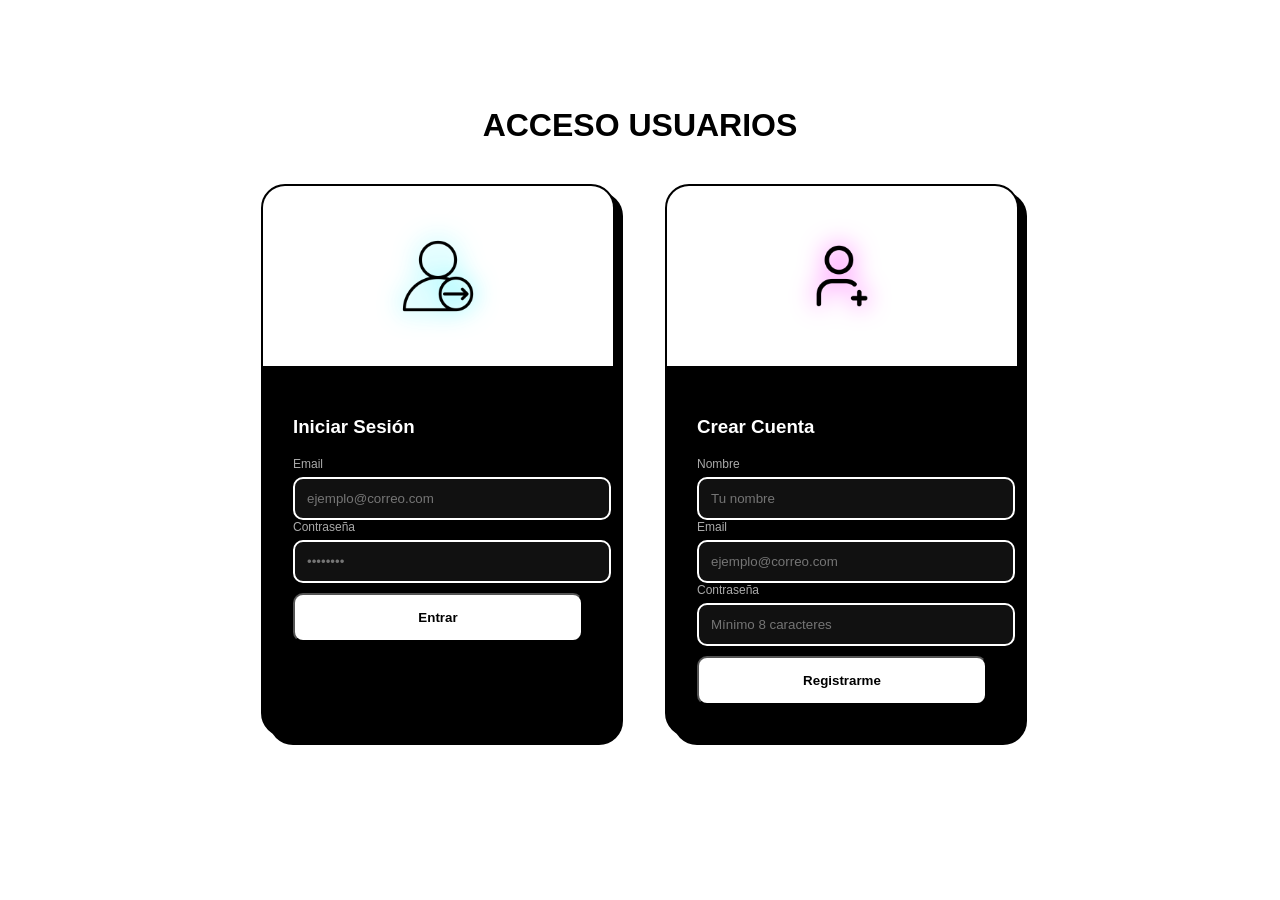
<file: inicioregistrosesion.html>
<!DOCTYPE html>
<html lang="es">
<head>
    <meta charset="UTF-8">
    <title>Acceso usuario</title>
    <link rel="stylesheet" href="css/estilos.css">
</head>
<body>

    <section class="contenedor-acceso">
        <h2 class="titulo-seccion">ACCESO USUARIOS</h2>

        <div class="grid-acceso">
            
            <div class="tarjeta acceso invertida neon-azul">
                <div class="header-blanco">
                    <img src="assets/inciarsesion.png" alt="Login" class="icono-tech">
                </div>
                <div class="cuerpo-negro">
                    <h3>Iniciar Sesión</h3>
                    <form class="form-acceso">
                        <div class="grupo-input">
                            <label>Email</label>
                            <input type="email" placeholder="ejemplo@correo.com">
                        </div>
                        <div class="grupo-input">
                            <label>Contraseña</label>
                            <input type="password" placeholder="••••••••">
                        </div>
                        <button type="submit" class="boton-blanco">Entrar</button>
                    </form>
                </div>
            </div>

            <div class="tarjeta acceso invertida neon-rosa">
                <div class="header-blanco">
                    <img src="assets/nueva cuenta.png" alt="Registro" class="icono-tech">
                </div>
                <div class="cuerpo-negro">
                    <h3>Crear Cuenta</h3>
                    <form class="form-acceso">
                        <div class="grupo-input">
                            <label>Nombre</label>
                            <input type="text" placeholder="Tu nombre">
                        </div>
                        <div class="grupo-input">
                            <label>Email</label>
                            <input type="email" placeholder="ejemplo@correo.com">
                        </div>
                        <div class="grupo-input">
                            <label>Contraseña</label>
                            <input type="password" placeholder="Mínimo 8 caracteres">
                        </div>
                        <button type="submit" class="boton-blanco">Registrarme</button>
                    </form>
                </div>
            </div>

        </div>
    </section>

</body>
</html>
</file>
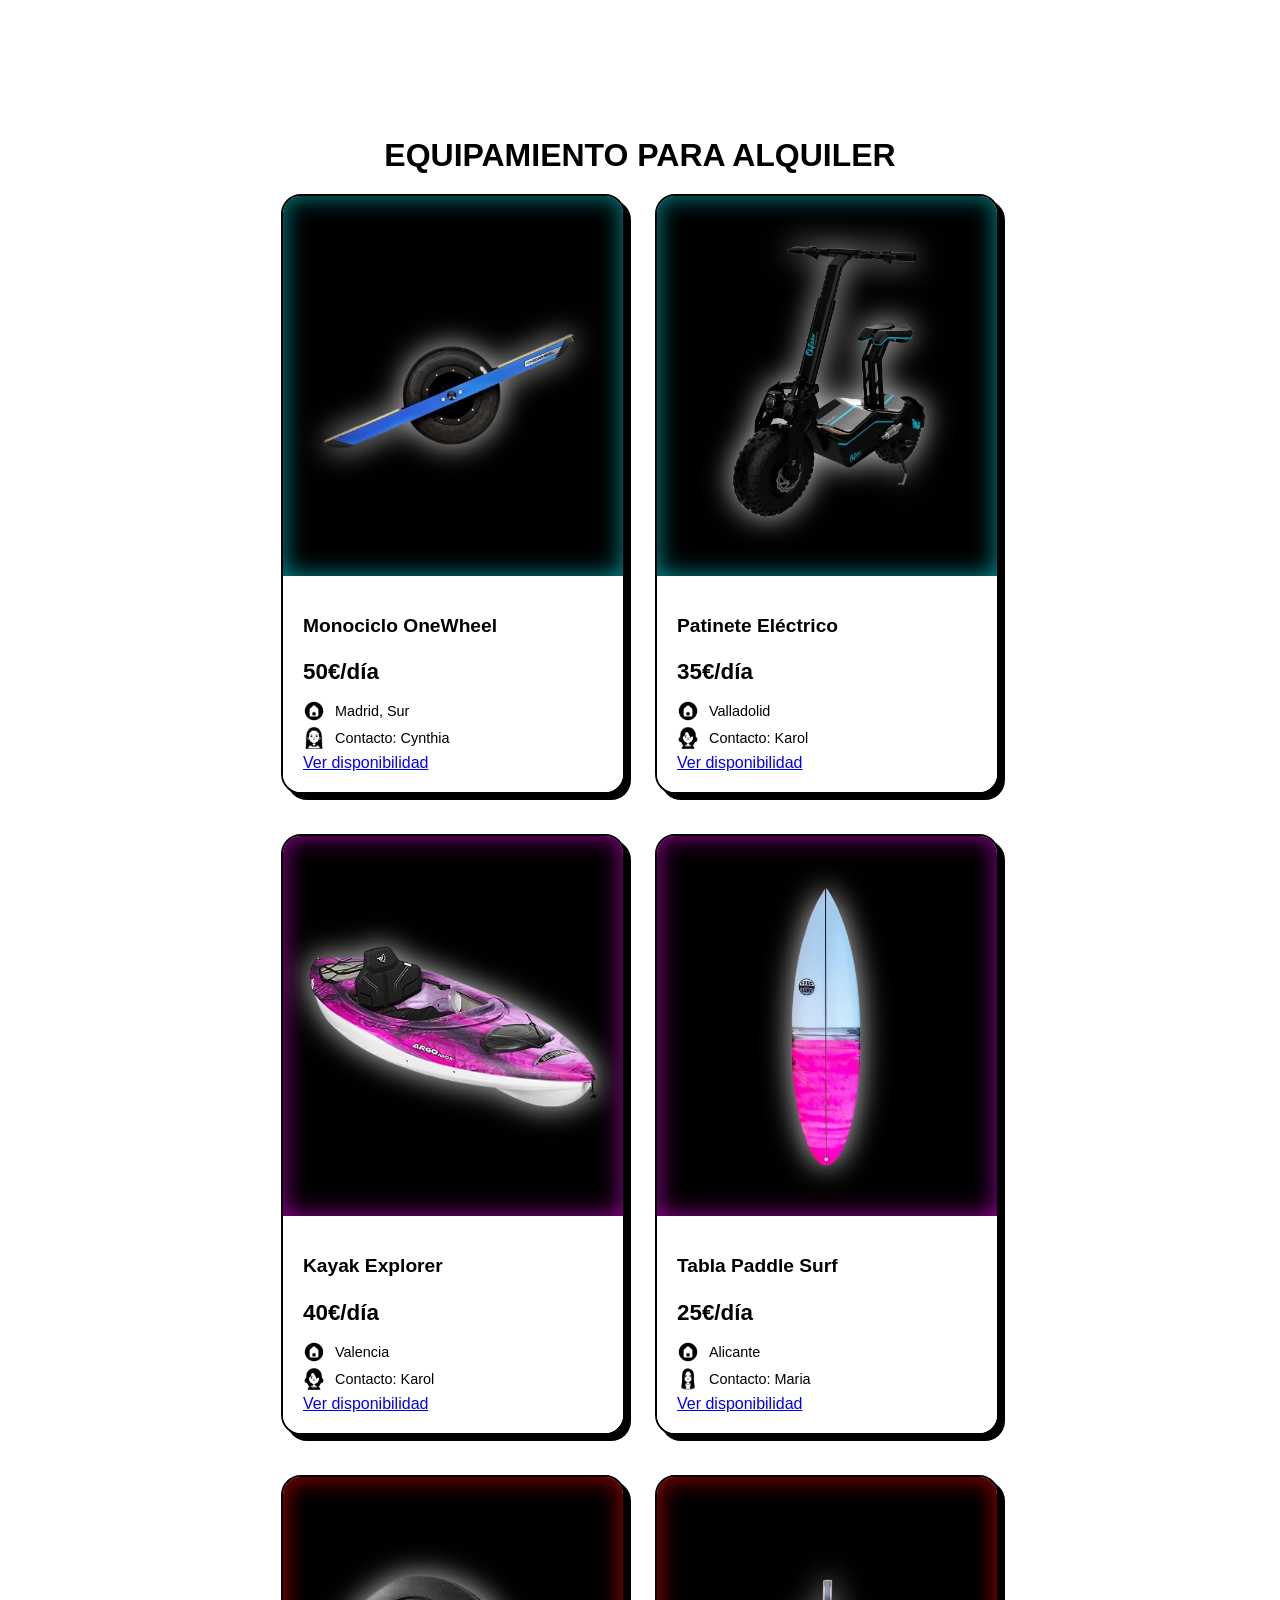
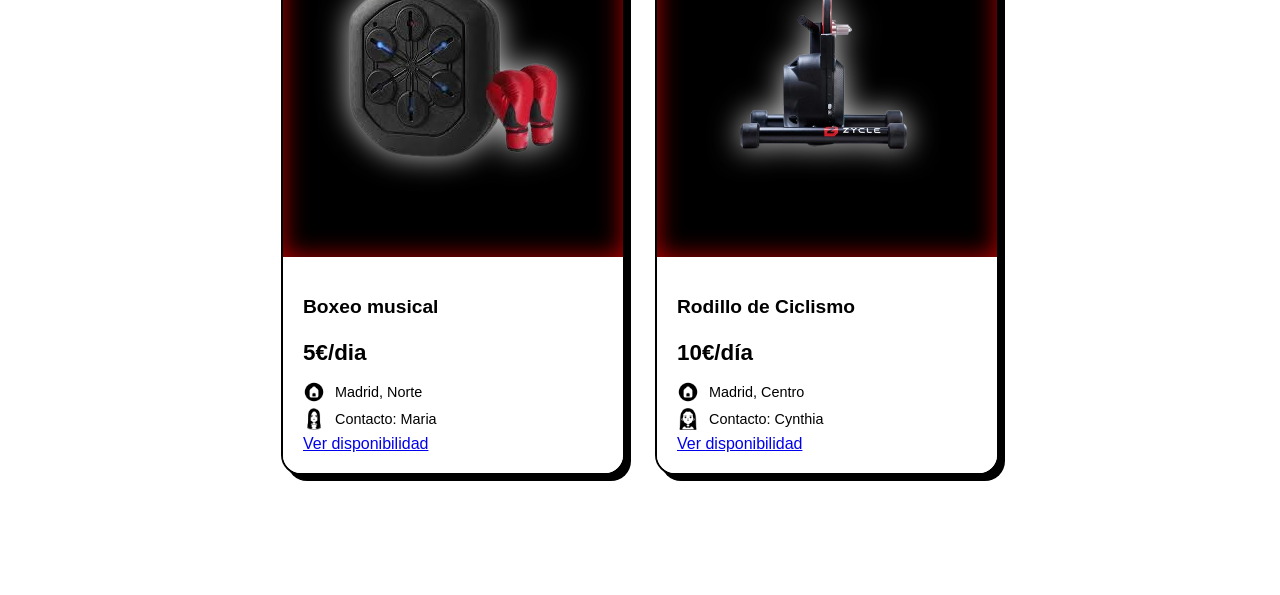
<file: productos2.html>
<!DOCTYPE html>
<html lang="es">
<head>
    <meta charset="UTF-8">
    <title>Productos </title>
    <link rel="stylesheet" href="css/estilos.css">
</head>
<body>

    <section class="contenedor-productos">
        <h2 class="titulo-seccion">EQUIPAMIENTO PARA ALQUILER</h2>

        <div class="grid-productos">
            <div class="tarjeta neon-azul">
                <div class="contenedor-img-producto">
                    <img src="assets/onewheel-removebg-preview.png" alt="Monociclo">
                </div>
                <div class="info-card">
                    <h3>Monociclo OneWheel</h3>
                    <p class="precio-negro">50€/día</p>
                    <p class="detalle"><img src="assets/ubicacion.png" class="icono-pequeno"> Madrid, Sur</p>
                    <p class="detalle"><img src="assets/entrenadora2.png" class="icono-pequeno"> Contacto: Cynthia</p>
                    <a href="#" class="boton-alquiler">Ver disponibilidad</a>
                </div>
            </div>
            <div class="tarjeta neon-azul">
                <div class="contenedor-img-producto">
                    <img src="assets/patinete1.png" alt="Patinete">
                </div>
                <div class="info-card">
                    <h3>Patinete Eléctrico</h3>
                    <p class="precio-negro">35€/día</p>
                    <p class="detalle"><img src="assets/ubicacion.png" class="icono-pequeno"> Valladolid</p>
                    <p class="detalle"><img src="assets/entrenadora3.png" class="icono-pequeno"> Contacto: Karol</p>
                    <a href="#" class="boton-alquiler">Ver disponibilidad</a>
                </div>
            </div>
        </div>

        <div class="grid-productos">
            <div class="tarjeta neon-rosa">
                <div class="contenedor-img-producto">
                    <img src="assets/kayak1.png" alt="Kayak">
                </div>
                <div class="info-card">
                    <h3>Kayak Explorer</h3>
                    <p class="precio-negro">40€/día</p>
                    <p class="detalle"><img src="assets/ubicacion.png" class="icono-pequeno"> Valencia</p>
                    <p class="detalle"><img src="assets/entrenadora3.png" class="icono-pequeno"> Contacto: Karol</p>
                    <a href="#" class="boton-alquiler">Ver disponibilidad</a>
                </div>
            </div>
            <div class="tarjeta neon-rosa">
                <div class="contenedor-img-producto">
                    <img src="assets/tabla-de-surf.png" alt="Tabla">
                </div>
                <div class="info-card">
                    <h3>Tabla Paddle Surf</h3>
                    <p class="precio-negro">25€/día</p>
                    <p class="detalle"><img src="assets/ubicacion.png" class="icono-pequeno"> Alicante</p>
                    <p class="detalle"><img src="assets/entrenadora1.png" class="icono-pequeno"> Contacto: Maria</p>
                    <a href="#" class="boton-alquiler">Ver disponibilidad</a>
                </div>
            </div>
        </div>

        <div class="grid-productos">
            <div class="tarjeta neon-rojo">
                <div class="contenedor-img-producto">
                    <img src="assets/boxeo.png" alt="Boxeo musical">
                </div>
                <div class="info-card">
                    <h3>Boxeo musical</h3>
                    <p class="precio-negro">5€/dia</p>
                    <p class="detalle"><img src="assets/ubicacion.png" class="icono-pequeno"> Madrid, Norte</p>
                    <p class="detalle"><img src="assets/entrenadora1.png" class="icono-pequeno"> Contacto: Maria</p>
                    <a href="#" class="boton-alquiler">Ver disponibilidad</a>
                </div>
            </div>
            <div class="tarjeta neon-rojo">
                <div class="contenedor-img-producto">
                    <img src="assets/bici.png" alt="Rodillo de Ciclismo">
                </div>
                <div class="info-card">
                    <h3>Rodillo de Ciclismo</h3>
                    <p class="precio-negro">10€/día</p>
                    <p class="detalle"><img src="assets/ubicacion.png" class="icono-pequeno"> Madrid, Centro</p>
                    <p class="detalle"><img src="assets/entrenadora2.png" class="icono-pequeno"> Contacto: Cynthia</p>
                    <a href="#" class="boton-alquiler">Ver disponibilidad</a>
                </div>
            </div>
        </div>
    </section>

</body>
</html>
</file>
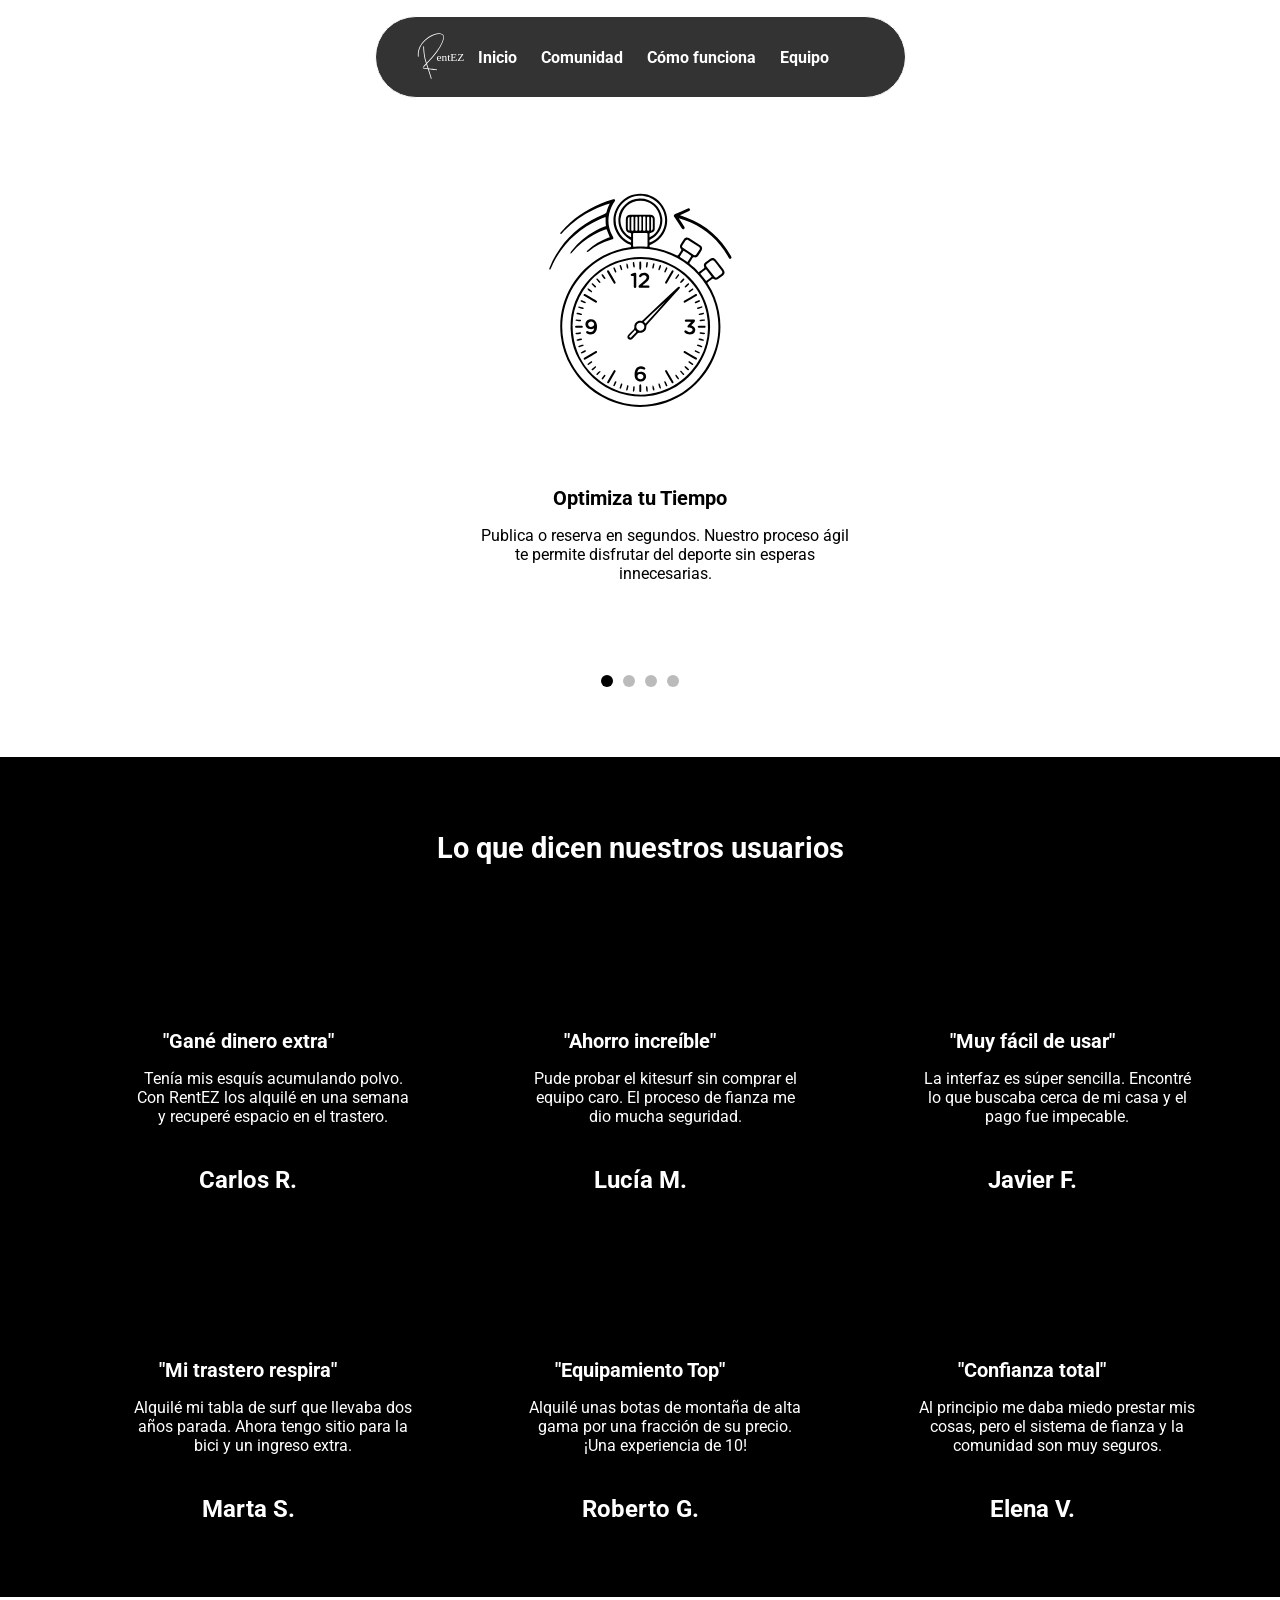
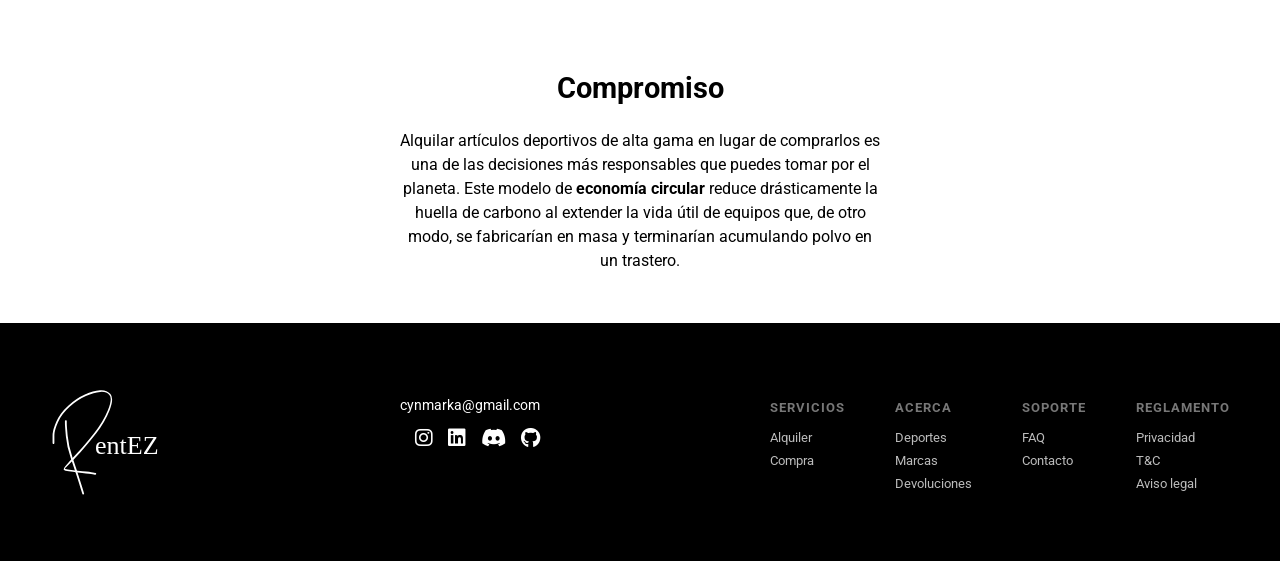
<file: paginas/comunidad.html>
<!DOCTYPE html>
<html lang="es">
  <head>
    <meta charset="UTF-8" />
    <meta name="viewport" content="width=device-width, initial-scale=1.0" />
    <title>RentEZ - Comunidad</title>
    <link rel="stylesheet" href="../css/estilos.css" />
    <link
      rel="stylesheet"
      href="https://cdnjs.cloudflare.com/ajax/libs/font-awesome/6.0.0/css/all.min.css"
    />
    <link
      href="https://fonts.googleapis.com/css2?family=Roboto:wght@400;700&display=swap"
      rel="stylesheet"
    />
  </head>
  <body>
    <header class="menu-fijo">
      <div class="contenedor-menu">
        <a href="../index.html" class="logo">
          <img
            src="../assets/logo.svg"
            alt="Logo RentEZ"
            height="50"
            width="70"
          />
        </a>
        <nav class="enlaces">
          <a href="../index.html">Inicio</a>
          <a href="comunidad.html">Comunidad</a>
          <a href="uso.html">Cómo funciona</a>
          <a href="equipo.html">Equipo</a>
        </nav>
      </div>
    </header>
    <section class="contenedor-carrusel carrusel-grande">
      <div class="big-container">
        <div class="deslizador-carrusel">
          <div class="tarjeta-experiencia diapositiva aktif">
            <div class="contenido-texto">
              <p class="titulo-proceso-renting">Optimiza tu Tiempo</p>
              <p class="descripcion">
                Publica o reserva en segundos. Nuestro proceso ágil te permite
                disfrutar del deporte sin esperas innecesarias.
              </p>
            </div>
            <div class="contenedor-imagen">
              <img
                src="../assets/tiempo.svg"
                alt="Tiempo eficiente"
                class="imagen-skew"
              />
            </div>
          </div>
          <div class="tarjeta-experiencia diapositiva">
            <div class="contenido-texto">
              <p class="titulo-proceso-renting">Únete a la Comunidad</p>
              <p class="descripcion">
                Conecta con apasionados del deporte cerca de ti. Fomentamos la
                confianza compartiendo experiencias locales.
              </p>
            </div>
            <div class="contenedor-imagen">
              <img
                src="../assets/comunidad.png"
                alt="Grupo deportivo"
                class="imagen-skew"
              />
            </div>
          </div>
          <div class="tarjeta-experiencia diapositiva">
            <div class="contenido-texto">
              <p class="titulo-proceso-renting">Vive Nuevas Aventuras</p>
              <p class="descripcion">
                Prueba el surf o cualquier deporte sin invertir en equipo caro.
                Alquila a otros usuarios y disfruta.
              </p>
            </div>
            <div class="contenedor-imagen">
              <img
                src="../assets/surfista.svg"
                alt="Surf y aventura"
                class="imagen-skew"
              />
            </div>
          </div>
          <div class="tarjeta-experiencia diapositiva">
            <div class="contenido-texto">
              <p class="titulo-proceso-renting">Recupera tu Espacio</p>
              <p class="descripcion">
                Haz que tu equipo rinda en lugar de acumular polvo. Alquila lo
                que no uses y libera sitio en casa.
              </p>
            </div>
            <div class="contenedor-imagen">
              <img
                src="../assets/equipo.svg"
                alt="Equipo ordenado"
                class="imagen-skew"
              />
            </div>
          </div>
        </div>
        <div class="indicadores-carrusel">
          <span class="punto"></span>
          <span class="punto"></span>
          <span class="punto"></span>
          <span class="punto"></span>
        </div>
      </div>
    </section>
    <section class="big-container fondo-oscuro">
      <h2 class="titulo-starting">Lo que dicen nuestros usuarios</h2>
      <div class="tarjeta-experiencia">
        <div class="contenido-texto">
          <p class="titulo-proceso-renting">"Gané dinero extra"</p>
          <p class="descripcion">
            Tenía mis esquís acumulando polvo. Con RentEZ los alquilé en una
            semana y recuperé espacio en el trastero.
          </p>
          <p class="subtitulo">Carlos R.</p>
        </div>
      </div>
      <div class="tarjeta-experiencia">
        <div class="contenido-texto">
          <p class="titulo-proceso-renting">"Ahorro increíble"</p>
          <p class="descripcion">
            Pude probar el kitesurf sin comprar el equipo caro. El proceso de
            fianza me dio mucha seguridad.
          </p>
          <p class="subtitulo">Lucía M.</p>
        </div>
      </div>
      <div class="tarjeta-experiencia">
        <div class="contenido-texto">
          <p class="titulo-proceso-renting">"Muy fácil de usar"</p>
          <p class="descripcion">
            La interfaz es súper sencilla. Encontré lo que buscaba cerca de mi
            casa y el pago fue impecable.
          </p>
          <p class="subtitulo">Javier F.</p>
        </div>
      </div>
      <div class="tarjeta-experiencia">
        <div class="contenido-texto">
          <p class="titulo-proceso-renting">"Mi trastero respira"</p>
          <p class="descripcion">
            Alquilé mi tabla de surf que llevaba dos años parada. Ahora tengo
            sitio para la bici y un ingreso extra.
          </p>
          <p class="subtitulo">Marta S.</p>
        </div>
      </div>
      <div class="tarjeta-experiencia">
        <div class="contenido-texto">
          <p class="titulo-proceso-renting">"Equipamiento Top"</p>
          <p class="descripcion">
            Alquilé unas botas de montaña de alta gama por una fracción de su
            precio. ¡Una experiencia de 10!
          </p>
          <p class="subtitulo">Roberto G.</p>
        </div>
      </div>
      <div class="tarjeta-experiencia">
        <div class="contenido-texto">
          <p class="titulo-proceso-renting">"Confianza total"</p>
          <p class="descripcion">
            Al principio me daba miedo prestar mis cosas, pero el sistema de
            fianza y la comunidad son muy seguros.
          </p>
          <p class="subtitulo">Elena V.</p>
        </div>
      </div>
    </section>
    <section class="big-container">
      <div class="starting-texto">
        <h2 class="titulo-starting">Compromiso</h2>
        <p class="texto-descripcion">
          Alquilar artículos deportivos de alta gama en lugar de comprarlos es
          una de las decisiones más responsables que puedes tomar por el
          planeta. Este modelo de <strong>economía circular</strong> reduce
          drásticamente la huella de carbono al extender la vida útil de equipos
          que, de otro modo, se fabricarían en masa y terminarían acumulando
          polvo en un trastero.
        </p>
      </div>
    </section>
    <footer class="footer">
      <div class="footer-logo">
        <img src="../assets/logo.svg" alt="RentEZ" />
      </div>
      <div class="footer-contacto">
        <p>cynmarka@gmail.com</p>
        <div class="iconos-sociales">
          <a href="#"><i class="fa-brands fa-x-twitter"></i></a>
          <a href="#"><i class="fa-brands fa-instagram"></i></a>
          <a href="#"><i class="fa-brands fa-linkedin"></i></a>
          <a href="#"><i class="fa-brands fa-discord"></i></a>
          <a
            href="https://github.com/dolvin17/actividad_grupal_lenguaje_de_marcas"
            ><i class="fa-brands fa-github"></i
          ></a>
        </div>
      </div>
      <nav class="footer-nav">
        <div class="footer-columna">
          <h4>Servicios</h4>
          <ul>
            <li>Alquiler</li>
            <li>Compra</li>
          </ul>
        </div>
        <div class="footer-columna">
          <h4>Acerca</h4>
          <ul>
            <li>Deportes</li>
            <li>Marcas</li>
            <li>Devoluciones</li>
          </ul>
        </div>
        <div class="footer-columna">
          <h4>Soporte</h4>
          <ul>
            <li>FAQ</li>
            <li>Contacto</li>
          </ul>
        </div>
        <div class="footer-columna">
          <h4>Reglamento</h4>
          <ul>
            <li>Privacidad</li>
            <li>T&C</li>
            <li>Aviso legal</li>
          </ul>
        </div>
      </nav>
    </footer>
    <script>
      /* pequeño script para las imagenes del carrusel, mapeando un array de imagenes (lo hemos visto con Tomás) */
      let indice = 0;
      automatizarCarrusel();
      function automatizarCarrusel() {
        let i;
        let diapositivas = document.getElementsByClassName("diapositiva");
        let puntos = document.getElementsByClassName("punto");
        // Ocultar todas las diapositivas y apagar todos los puntos
        for (i = 0; i < diapositivas.length; i++) {
          diapositivas[i].classList.remove("aktif");
          if (puntos[i]) puntos[i].classList.remove("aktif");
        }
        // Avanzar al siguiente índice
        indice++;
        if (indice > diapositivas.length) {
          indice = 1;
        }
        // Mostrar diapositiva y punto actual
        diapositivas[indice - 1].classList.add("aktif");
        if (puntos[indice - 1]) puntos[indice - 1].classList.add("aktif");
        // Repetir cada 3 segundos
        setTimeout(automatizarCarrusel, 3000);
      }
    </script>
  </body>
</html>
</file>
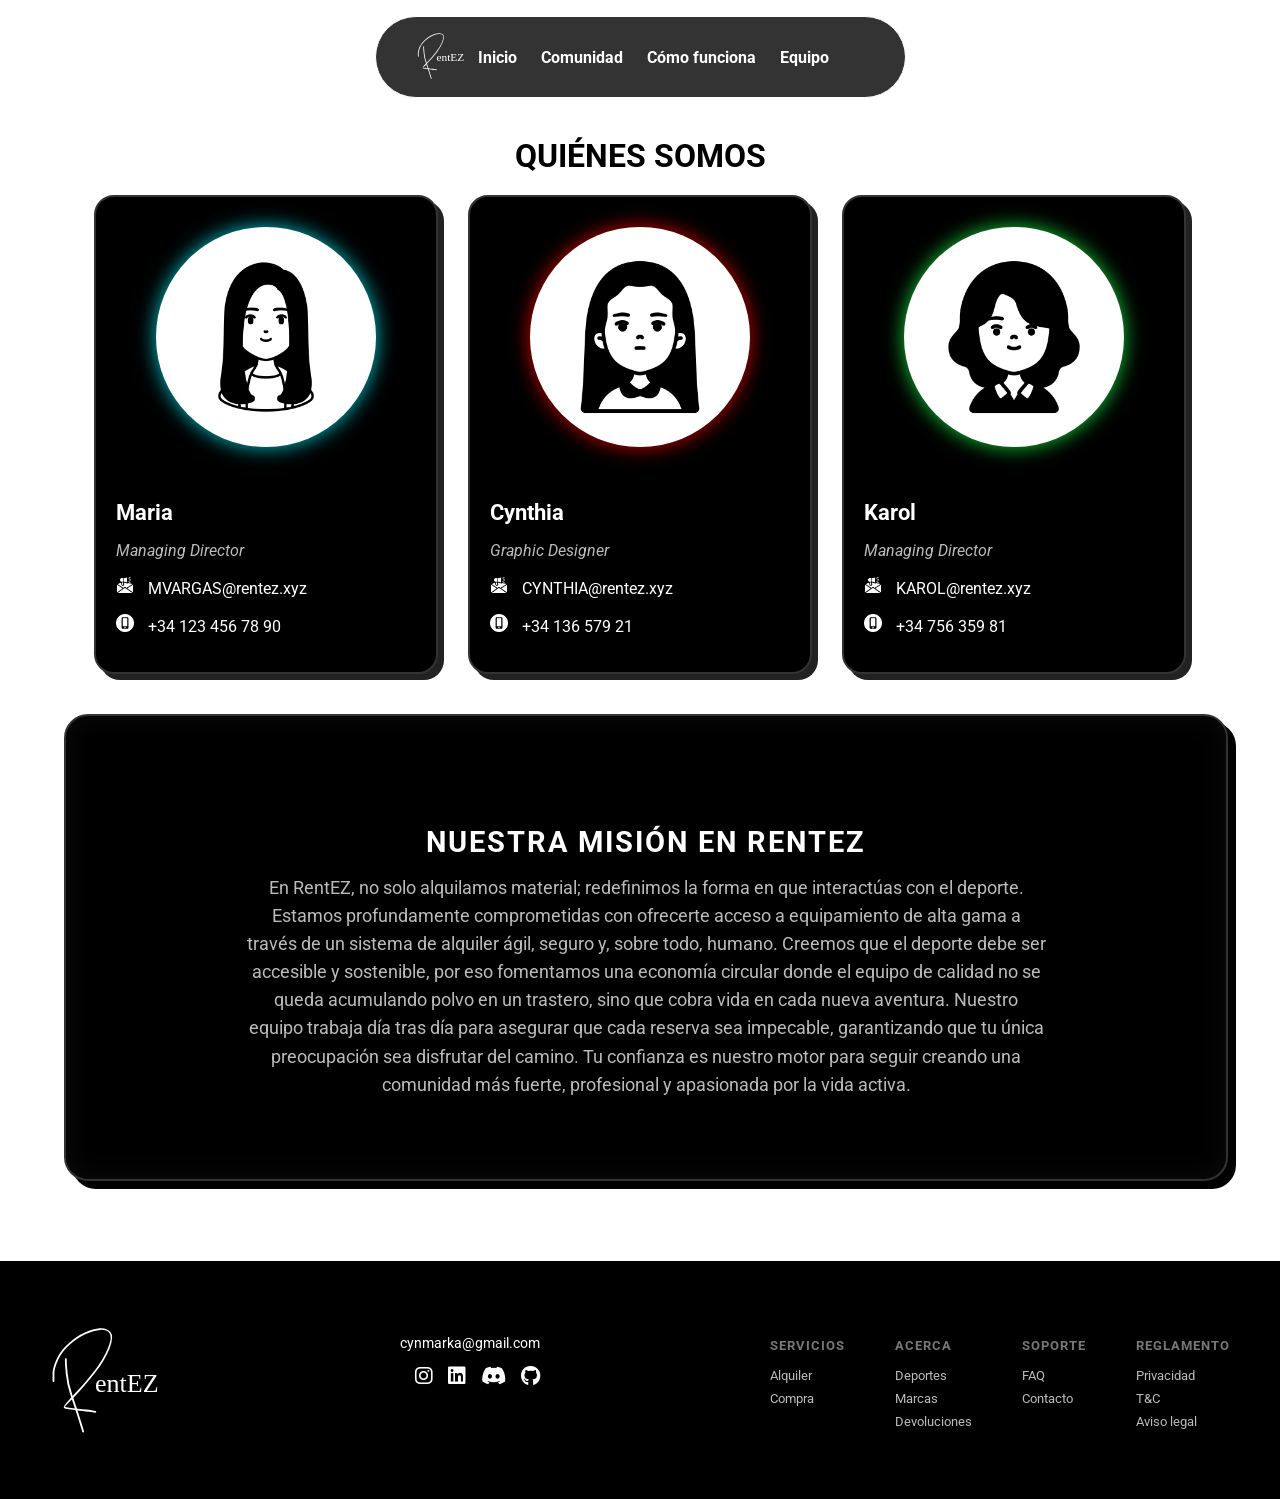
<file: paginas/equipo.html>
<!DOCTYPE html>
<html lang="es">
  <head>
    <meta charset="UTF-8" />
    <meta name="viewport" content="width=device-width, initial-scale=1.0" />
    <title>RentEZ - Reseñas</title>
    <link rel="stylesheet" href="../css/estilos.css" />
    <link
      rel="stylesheet"
      href="https://cdnjs.cloudflare.com/ajax/libs/font-awesome/6.0.0/css/all.min.css"
    />
    <link
      href="https://fonts.googleapis.com/css2?family=Roboto:wght@400;700&display=swap"
      rel="stylesheet"
    />
  </head>
  <body>
    <header class="menu-fijo">
      <div class="contenedor-menu">
        <a href="../index.html" class="logo">
          <img
            src="../assets/logo.svg"
            alt="Logo RentEZ"
            height="50"
            width="70"
          />
        </a>
        <nav class="enlaces">
          <a href="../index.html">Inicio</a>
          <a href="comunidad.html">Comunidad</a>
          <a href="uso.html">Cómo funciona</a>
          <a href="equipo.html">Equipo</a>
        </nav>
      </div>
    </header>
    <section class="contenedor-productos">
      <h2 class="titulo-seccion">Quiénes Somos</h2>
      <div class="grid-productos">
        <div class="tarjeta equipo-negro neon-azul">
          <div class="contenedor-img-equipo">
            <img
              src="../assets/entrenadora1.png"
              alt="Maria Vargas"
              class="foto-equipo"
            />
          </div>
          <div class="info-card-equipo">
            <h3>Maria</h3>
            <p class="puesto">Managing Director</p>
            <div class="datos">
              <p>
                <img src="../assets/MAIL.png" class="icono-blanco" />
                MVARGAS@rentez.xyz
              </p>
              <p>
                <img src="../assets/TELEFONO.png" class="icono-blanco" /> +34
                123 456 78 90
              </p>
            </div>
          </div>
        </div>
        <div class="tarjeta equipo-negro neon-rojo">
          <div class="contenedor-img-equipo">
            <img
              src="../assets/entrenadora2.png"
              alt="Karolfoto"
              class="foto-equipo2"
            />
          </div>
          <div class="info-card-equipo">
            <h3>Cynthia</h3>
            <p class="puesto">Graphic Designer</p>
            <div class="datos">
              <p>
                <img src="../assets/MAIL.png" class="icono-blanco" />
                CYNTHIA@rentez.xyz
              </p>
              <p>
                <img src="../assets/TELEFONO.png" class="icono-blanco" /> +34
                136 579 21
              </p>
            </div>
          </div>
        </div>
        <div class="tarjeta equipo-negro neon-verde">
          <div class="contenedor-img-equipo">
            <img
              src="../assets/entrenadora3.png"
              alt="foto"
              class="foto-equipo2"
            />
          </div>
          <div class="info-card-equipo">
            <h3>Karol</h3>
            <p class="puesto">Managing Director</p>
            <div class="datos">
              <p>
                <img src="../assets/MAIL.png" class="icono-blanco" />
                KAROL@rentez.xyz
              </p>
              <p>
                <img src="../assets/TELEFONO.png" class="icono-blanco" /> +34
                756 359 81
              </p>
            </div>
          </div>
        </div>
      </div>
      <div class="recuadro-equipo-completo">
        <div class="contenido-recuadro">
          <h3>Nuestra Misión en RentEZ</h3>
          <p>
            En RentEZ, no solo alquilamos material; redefinimos la forma en que
            interactúas con el deporte. Estamos profundamente comprometidas con
            ofrecerte acceso a equipamiento de alta gama a través de un sistema
            de alquiler ágil, seguro y, sobre todo, humano. Creemos que el
            deporte debe ser accesible y sostenible, por eso fomentamos una
            economía circular donde el equipo de calidad no se queda acumulando
            polvo en un trastero, sino que cobra vida en cada nueva aventura.
            Nuestro equipo trabaja día tras día para asegurar que cada reserva
            sea impecable, garantizando que tu única preocupación sea disfrutar
            del camino. Tu confianza es nuestro motor para seguir creando una
            comunidad más fuerte, profesional y apasionada por la vida activa.
          </p>
        </div>
      </div>
    </section>
    <footer class="footer">
      <div class="footer-logo">
        <img src="../assets/logo.svg" alt="RentEZ" />
      </div>
      <div class="footer-contacto">
        <p>cynmarka@gmail.com</p>
        <div class="iconos-sociales">
          <a href="#"><i class="fa-brands fa-x-twitter"></i></a>
          <a href="#"><i class="fa-brands fa-instagram"></i></a>
          <a href="#"><i class="fa-brands fa-linkedin"></i></a>
          <a href="#"><i class="fa-brands fa-discord"></i></a>
          <a
            href="https://github.com/dolvin17/actividad_grupal_lenguaje_de_marcas"
            ><i class="fa-brands fa-github"></i
          ></a>
        </div>
      </div>
      <nav class="footer-nav">
        <div class="footer-columna">
          <h4>Servicios</h4>
          <ul>
            <li>Alquiler</li>
            <li>Compra</li>
          </ul>
        </div>
        <div class="footer-columna">
          <h4>Acerca</h4>
          <ul>
            <li>Deportes</li>
            <li>Marcas</li>
            <li>Devoluciones</li>
          </ul>
        </div>
        <div class="footer-columna">
          <h4>Soporte</h4>
          <ul>
            <li>FAQ</li>
            <li>Contacto</li>
          </ul>
        </div>
        <div class="footer-columna">
          <h4>Reglamento</h4>
          <ul>
            <li>Privacidad</li>
            <li>T&C</li>
            <li>Aviso legal</li>
          </ul>
        </div>
      </nav>
    </footer>
  </body>
</html>
</file>
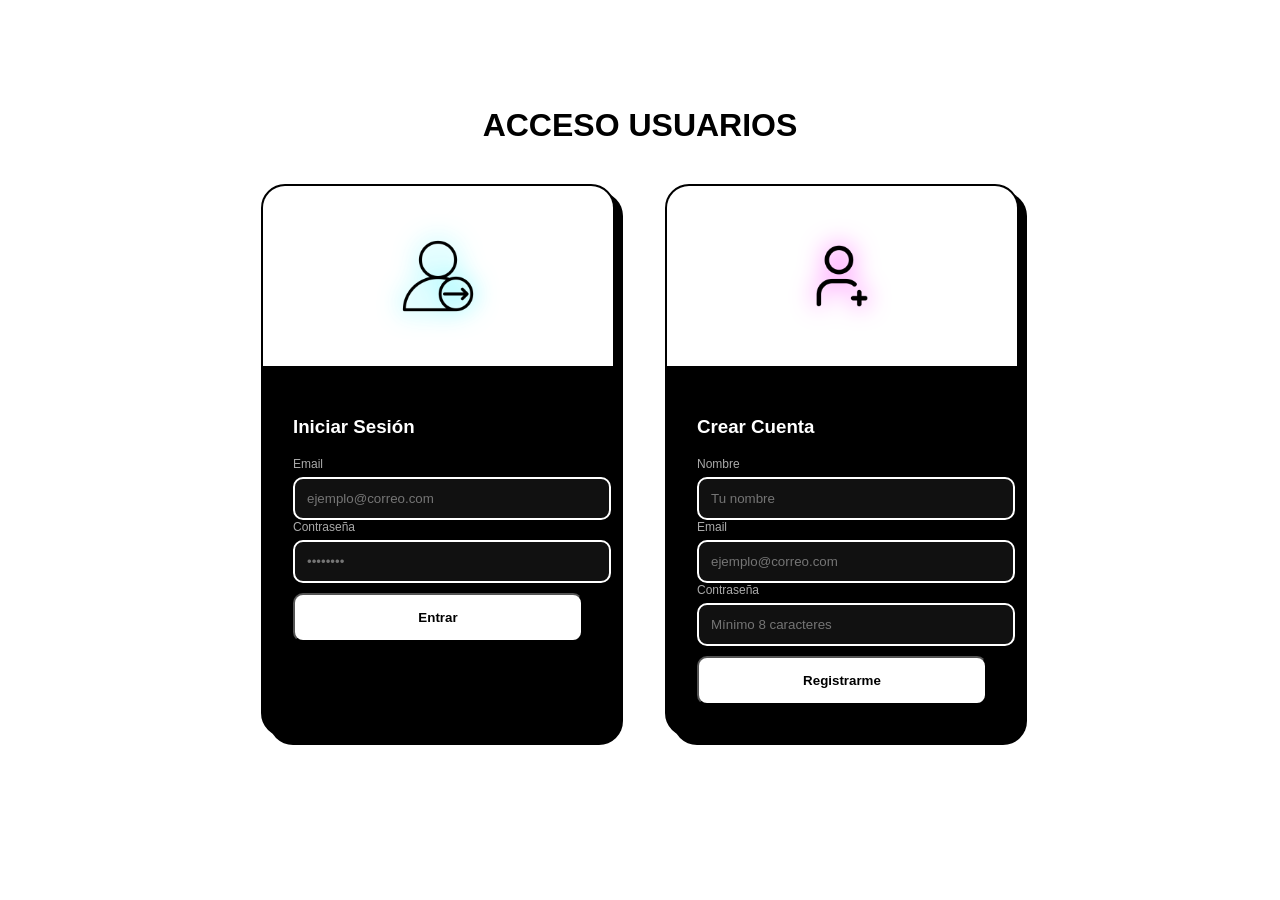
<file: paginas/inicioregistrosesion.html>
<!DOCTYPE html>
<html lang="es">
<head>
    <meta charset="UTF-8">
    <title>Acceso usuario</title>
    <link rel="stylesheet" href="../css/estilos.css">
</head>
<body>

    <section class="contenedor-acceso">
        <h2 class="titulo-seccion">ACCESO USUARIOS</h2>

        <div class="grid-acceso">
            
            <div class="tarjeta acceso invertida neon-azul">
                <div class="header-blanco">
                    <img src="../assets/inciarsesion.png" alt="Login" class="icono-tech">
                </div>
                <div class="cuerpo-negro">
                    <h3>Iniciar Sesión</h3>
                    <form class="form-acceso">
                        <div class="grupo-input">
                            <label>Email</label>
                            <input type="email" placeholder="ejemplo@correo.com">
                        </div>
                        <div class="grupo-input">
                            <label>Contraseña</label>
                            <input type="password" placeholder="••••••••">
                        </div>
                        <button type="submit" class="boton-blanco">Entrar</button>
                    </form>
                </div>
            </div>

            <div class="tarjeta acceso invertida neon-rosa">
                <div class="header-blanco">
                    <img src="../assets/nueva cuenta.png" alt="Registro" class="icono-tech">
                </div>
                <div class="cuerpo-negro">
                    <h3>Crear Cuenta</h3>
                    <form class="form-acceso">
                        <div class="grupo-input">
                            <label>Nombre</label>
                            <input type="text" placeholder="Tu nombre">
                        </div>
                        <div class="grupo-input">
                            <label>Email</label>
                            <input type="email" placeholder="ejemplo@correo.com">
                        </div>
                        <div class="grupo-input">
                            <label>Contraseña</label>
                            <input type="password" placeholder="Mínimo 8 caracteres">
                        </div>
                        <button type="submit" class="boton-blanco">Registrarme</button>
                    </form>
                </div>
            </div>

        </div>
    </section>

</body>
</html>
</file>
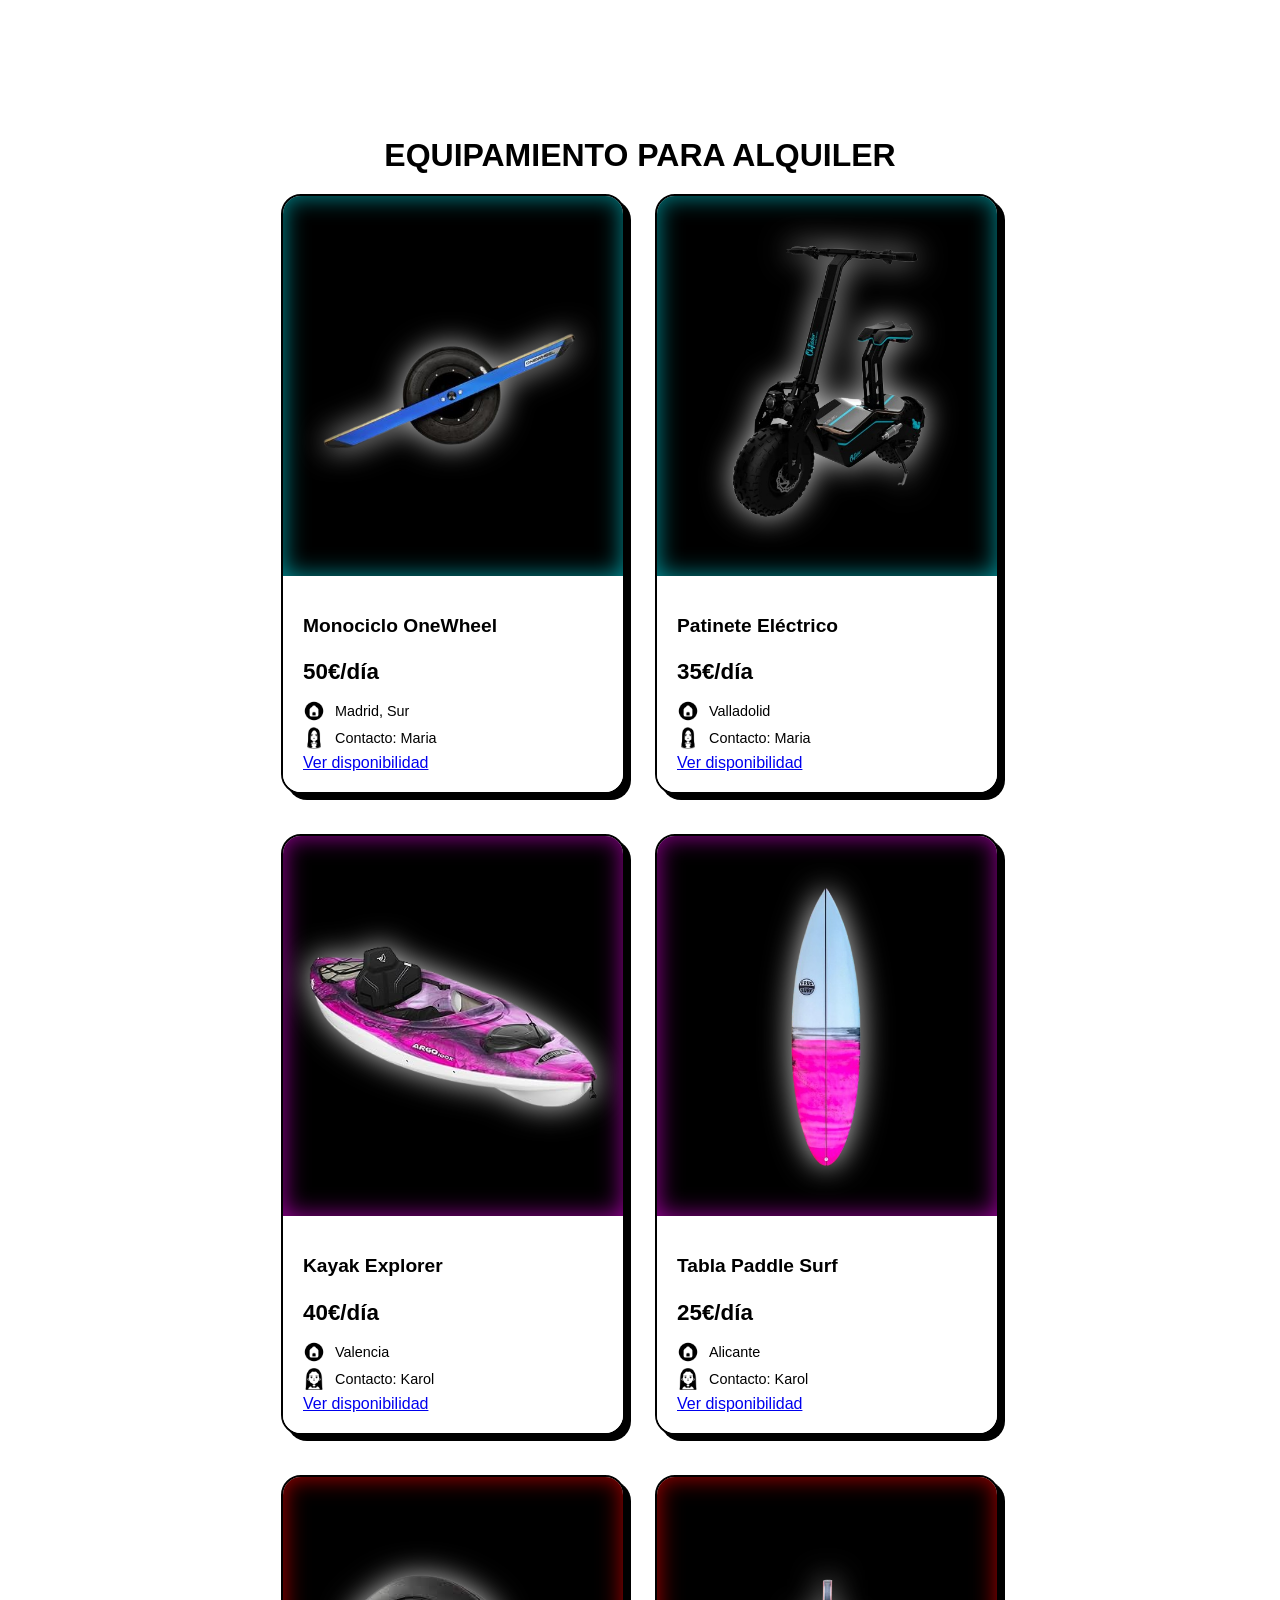
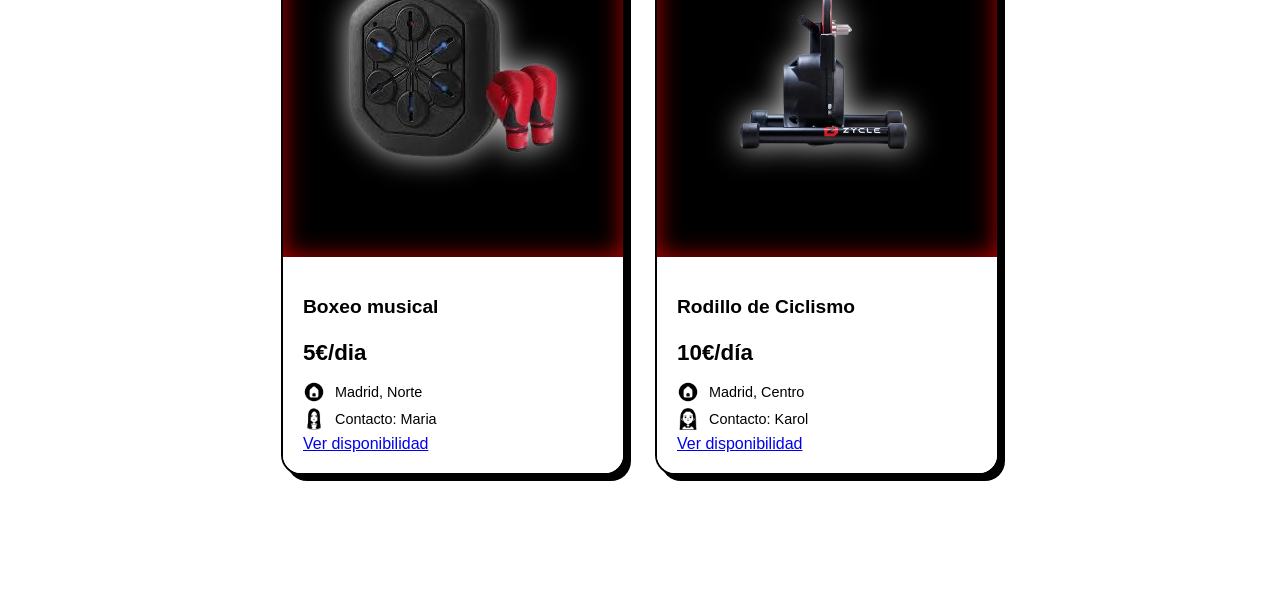
<file: paginas/productosversionfinal.html>
<!DOCTYPE html>
<html lang="es">
<head>
    <meta charset="UTF-8">
    <title>Productos </title>
    <link rel="stylesheet" href="../css/estilos.css">
</head>
<body>

    <section class="contenedor-productos">
        <h2 class="titulo-seccion">EQUIPAMIENTO PARA ALQUILER</h2>

        <div class="grid-productos">
            <div class="tarjeta neon-azul">
                <div class="contenedor-img-producto">
                    <img src="../assets/onewheel-removebg-preview.png" alt="Monociclo">
                </div>
                <div class="info-card">
                    <h3>Monociclo OneWheel</h3>
                    <p class="precio-negro">50€/día</p>
                    <p class="detalle"><img src="../assets/ubicacion.png" class="icono-pequeno"> Madrid, Sur</p>
                    <p class="detalle"><img src="../assets/entrenadora1.png" class="icono-pequeno"> Contacto: Maria</p>
                    <a href="#" class="boton-alquiler">Ver disponibilidad</a>
                </div>
            </div>
            <div class="tarjeta neon-azul">
                <div class="contenedor-img-producto">
                    <img src="../assets/patinete1.png" alt="Patinete">
                </div>
                <div class="info-card">
                    <h3>Patinete Eléctrico</h3>
                    <p class="precio-negro">35€/día</p>
                    <p class="detalle"><img src="../assets/ubicacion.png" class="icono-pequeno"> Valladolid</p>
                    <p class="detalle"><img src="../assets/entrenadora1.png" class="icono-pequeno"> Contacto: Maria</p>
                    <a href="#" class="boton-alquiler">Ver disponibilidad</a>
                </div>
            </div>
        </div>

        <div class="grid-productos">
            <div class="tarjeta neon-rosa">
                <div class="contenedor-img-producto">
                    <img src="../assets/kayak1.png" alt="Kayak">
                </div>
                <div class="info-card">
                    <h3>Kayak Explorer</h3>
                    <p class="precio-negro">40€/día</p>
                    <p class="detalle"><img src="../assets/ubicacion.png" class="icono-pequeno"> Valencia</p>
                    <p class="detalle"><img src="../assets/entrenadora2.png" class="icono-pequeno"> Contacto: Karol</p>
                    <a href="#" class="boton-alquiler">Ver disponibilidad</a>
                </div>
            </div>
            <div class="tarjeta neon-rosa">
                <div class="contenedor-img-producto">
                    <img src="../assets/tabla-de-surf.png" alt="Tabla">
                </div>
                <div class="info-card">
                    <h3>Tabla Paddle Surf</h3>
                    <p class="precio-negro">25€/día</p>
                    <p class="detalle"><img src="../assets/ubicacion.png" class="icono-pequeno"> Alicante</p>
                    <p class="detalle"><img src="../assets/entrenadora2.png" class="icono-pequeno"> Contacto: Karol</p>
                    <a href="#" class="boton-alquiler">Ver disponibilidad</a>
                </div>
            </div>
        </div>

        <div class="grid-productos">
            <div class="tarjeta neon-rojo">
                <div class="contenedor-img-producto">
                    <img src="../assets/boxeo.png" alt="Boxeo musical">
                </div>
                <div class="info-card">
                    <h3>Boxeo musical</h3>
                    <p class="precio-negro">5€/dia</p>
                    <p class="detalle"><img src="../assets/ubicacion.png" class="icono-pequeno"> Madrid, Norte</p>
                    <p class="detalle"><img src="../assets/entrenadora1.png" class="icono-pequeno"> Contacto: Maria</p>
                    <a href="#" class="boton-alquiler">Ver disponibilidad</a>
                </div>
            </div>
            <div class="tarjeta neon-rojo">
                <div class="contenedor-img-producto">
                    <img src="../assets/bici.png" alt="Rodillo de Ciclismo">
                </div>
                <div class="info-card">
                    <h3>Rodillo de Ciclismo</h3>
                    <p class="precio-negro">10€/día</p>
                    <p class="detalle"><img src="../assets/ubicacion.png" class="icono-pequeno"> Madrid, Centro</p>
                    <p class="detalle"><img src="../assets/entrenadora2.png" class="icono-pequeno"> Contacto: Karol</p>
                    <a href="#" class="boton-alquiler">Ver disponibilidad</a>
                </div>
            </div>
        </div>
    </section>

</body>
</html>
</file>
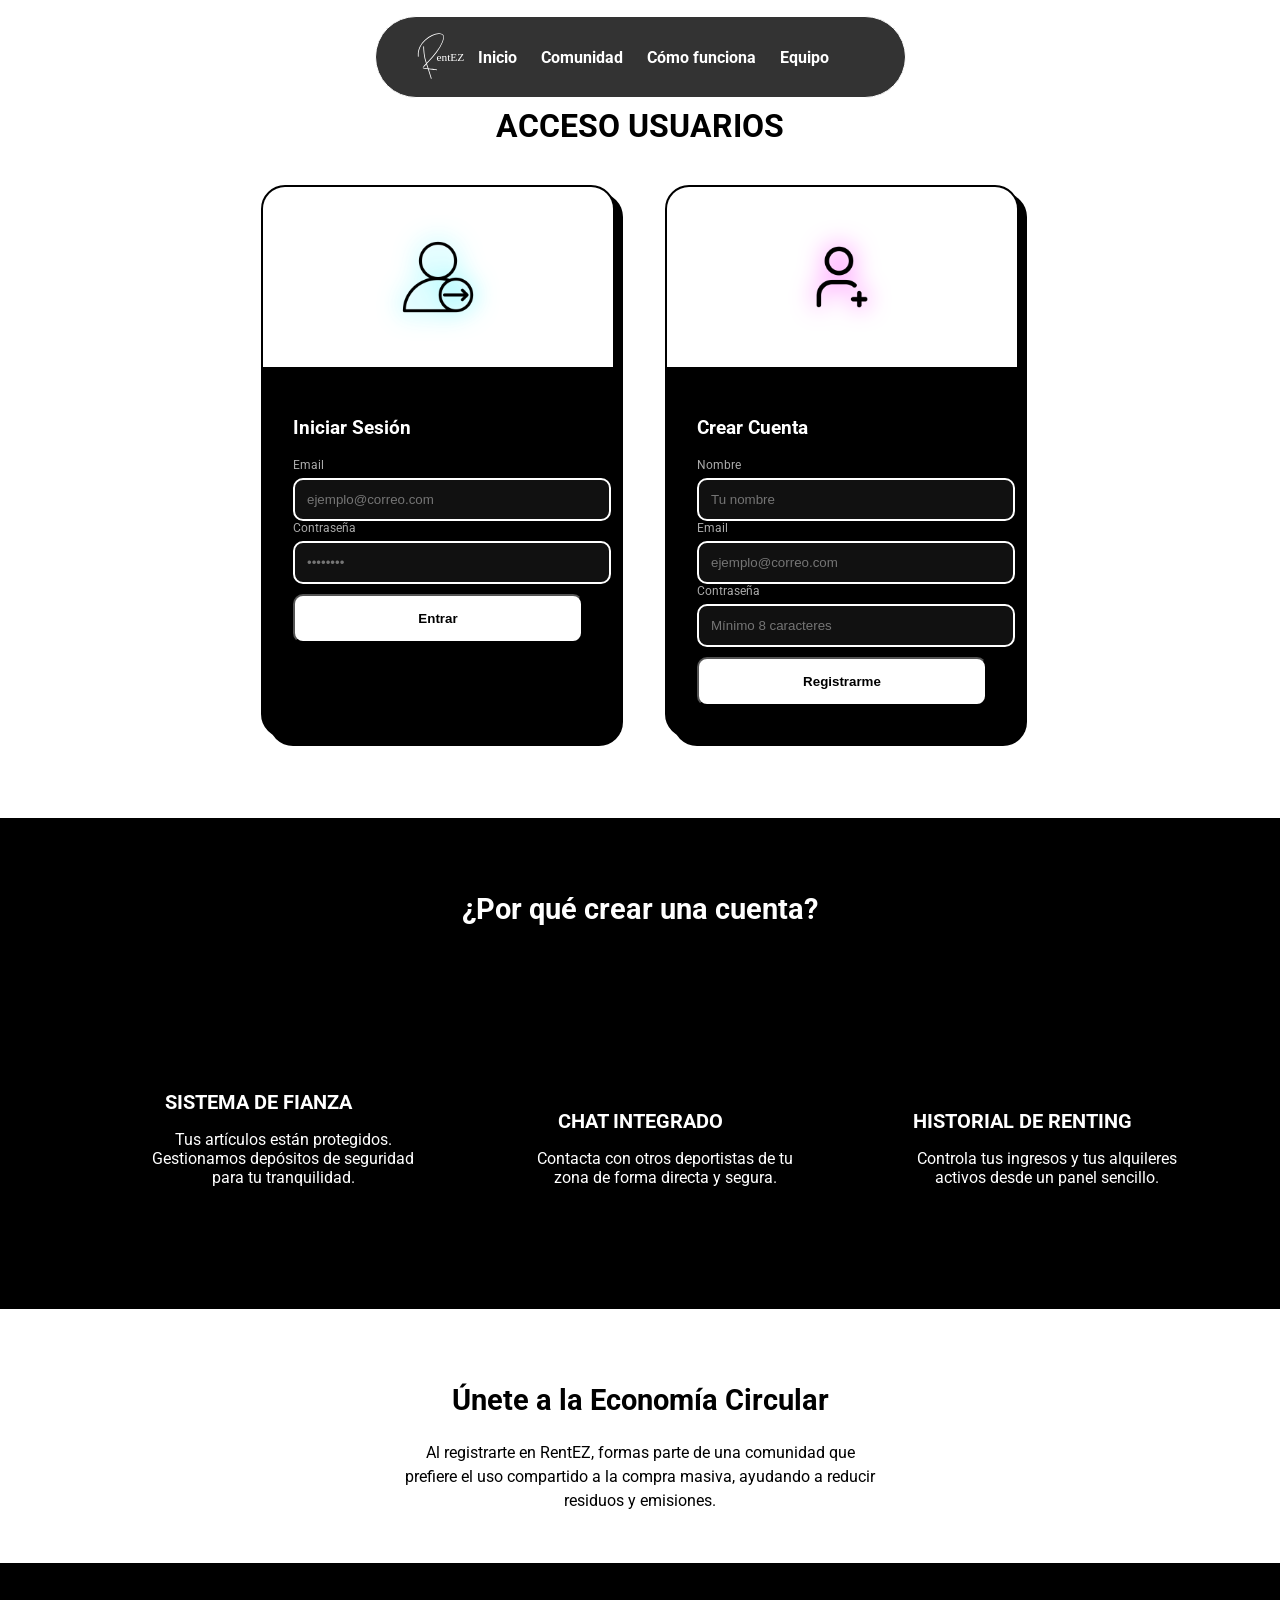
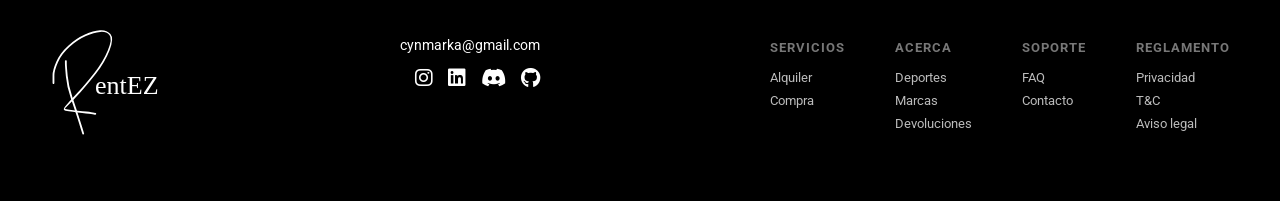
<file: paginas/registro.html>
<!DOCTYPE html>
<html lang="es">
  <head>
    <meta charset="UTF-8" />
    <meta name="viewport" content="width=device-width, initial-scale=1.0" />
    <title>RentEZ - Registro</title>
    <link rel="stylesheet" href="../css/estilos.css" />
    <link
      rel="stylesheet"
      href="https://cdnjs.cloudflare.com/ajax/libs/font-awesome/6.0.0/css/all.min.css"
    />
    <link
      href="https://fonts.googleapis.com/css2?family=Roboto:wght@400;700&display=swap"
      rel="stylesheet"
    />
  </head>
  <body>
    <header class="menu-fijo">
      <div class="contenedor-menu">
        <a href="../index.html" class="logo">
          <img
            src="../assets/logo.svg"
            alt="Logo RentEZ"
            height="50"
            width="70"
          />
        </a>
        <nav class="enlaces">
          <a href="../index.html">Inicio</a>
          <a href="comunidad.html">Comunidad</a>
          <a href="uso.html">Cómo funciona</a>
          <a href="equipo.html">Equipo</a>
        </nav>
      </div>
    </header>
    <section class="contenedor-acceso">
      <h2 class="titulo-seccion">ACCESO USUARIOS</h2>
      <div class="grid-acceso">
        <div class="tarjeta acceso invertida neon-azul">
          <div class="header-blanco">
            <img
              src="../assets/inciarsesion.png"
              alt="Login"
              class="icono-tech"
            />
          </div>
          <div class="cuerpo-negro">
            <h3>Iniciar Sesión</h3>
            <form class="form-acceso">
              <div class="grupo-input">
                <label>Email</label>
                <input type="email" placeholder="ejemplo@correo.com" />
              </div>
              <div class="grupo-input">
                <label>Contraseña</label>
                <input type="password" placeholder="••••••••" />
              </div>
              <button type="submit" class="boton-blanco">Entrar</button>
            </form>
          </div>
        </div>
        <div class="tarjeta acceso invertida neon-rosa">
          <div class="header-blanco">
            <img
              src="../assets/nueva cuenta.png"
              alt="Registro"
              class="icono-tech"
            />
          </div>
          <div class="cuerpo-negro">
            <h3>Crear Cuenta</h3>
            <form class="form-acceso">
              <div class="grupo-input">
                <label>Nombre</label>
                <input type="text" placeholder="Tu nombre" />
              </div>
              <div class="grupo-input">
                <label>Email</label>
                <input type="email" placeholder="ejemplo@correo.com" />
              </div>
              <div class="grupo-input">
                <label>Contraseña</label>
                <input type="password" placeholder="Mínimo 8 caracteres" />
              </div>
              <button type="submit" class="boton-blanco">Registrarme</button>
            </form>
          </div>
        </div>
      </div>
    </section>
    <section class="big-container fondo-oscuro">
      <div class="starting-texto">
        <h2 class="titulo-starting">¿Por qué crear una cuenta?</h2>
      </div>
      
      <div class="grid-productos">
        <div class="tarjeta-experiencia">
          <div class="contenido-texto">
            <p class="titulo-proceso-renting">SISTEMA DE FIANZA</p>
            <p class="descripcion">
              Tus artículos están protegidos. Gestionamos depósitos de seguridad para tu tranquilidad.
            </p>
          </div>
        </div>

        <div class="tarjeta-experiencia">
          <div class="contenido-texto">
            <p class="titulo-proceso-renting">CHAT INTEGRADO</p>
            <p class="descripcion">
              Contacta con otros deportistas de tu zona de forma directa y segura.
            </p>
          </div>
        </div>

        <div class="tarjeta-experiencia">
          <div class="contenido-texto">
            <p class="titulo-proceso-renting">HISTORIAL DE RENTING</p>
            <p class="descripcion">
              Controla tus ingresos y tus alquileres activos desde un panel sencillo.
            </p>
          </div>
        </div>
      </div>
    </section>

    <section class="big-container">
      <div class="starting-texto">
        <h2 class="titulo-starting">Únete a la Economía Circular</h2>
        <p class="texto-descripcion">
          Al registrarte en RentEZ, formas parte de una comunidad que prefiere el uso compartido a la compra masiva, ayudando a reducir residuos y emisiones.
        </p>
      </div>
    </section>
    <footer class="footer">
      <div class="footer-logo">
        <img src="../assets/logo.svg" alt="RentEZ" />
      </div>
      <div class="footer-contacto">
        <p>cynmarka@gmail.com</p>
        <div class="iconos-sociales">
          <a href="#"><i class="fa-brands fa-x-twitter"></i></a>
          <a href="#"><i class="fa-brands fa-instagram"></i></a>
          <a href="#"><i class="fa-brands fa-linkedin"></i></a>
          <a href="#"><i class="fa-brands fa-discord"></i></a>
          <a
            href="https://github.com/dolvin17/actividad_grupal_lenguaje_de_marcas"
            ><i class="fa-brands fa-github"></i
          ></a>
        </div>
      </div>
      <nav class="footer-nav">
        <div class="footer-columna">
          <h4>Servicios</h4>
          <ul>
            <li>Alquiler</li>
            <li>Compra</li>
          </ul>
        </div>
        <div class="footer-columna">
          <h4>Acerca</h4>
          <ul>
            <li>Deportes</li>
            <li>Marcas</li>
            <li>Devoluciones</li>
          </ul>
        </div>
        <div class="footer-columna">
          <h4>Soporte</h4>
          <ul>
            <li>FAQ</li>
            <li>Contacto</li>
          </ul>
        </div>
        <div class="footer-columna">
          <h4>Reglamento</h4>
          <ul>
            <li>Privacidad</li>
            <li>T&C</li>
            <li>Aviso legal</li>
          </ul>
        </div>
      </nav>
    </footer>
  </body>
</html>
</file>
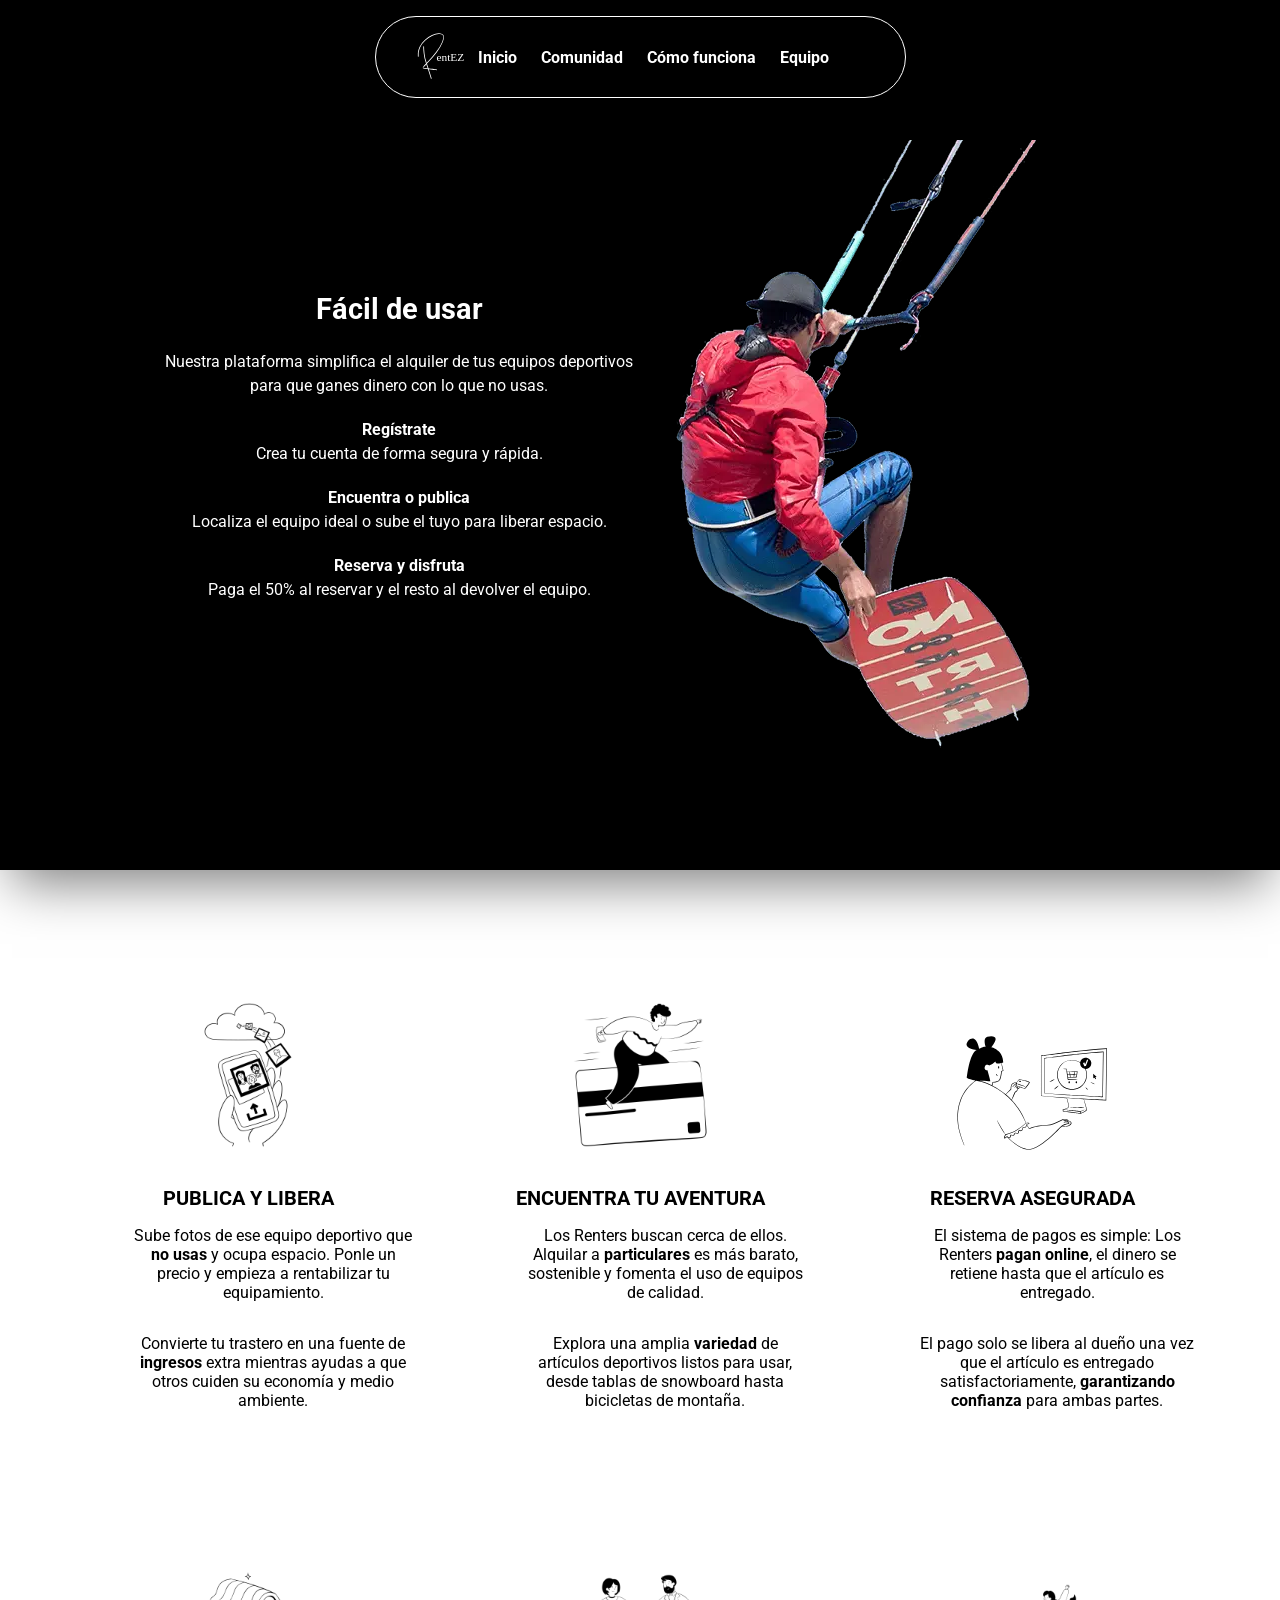
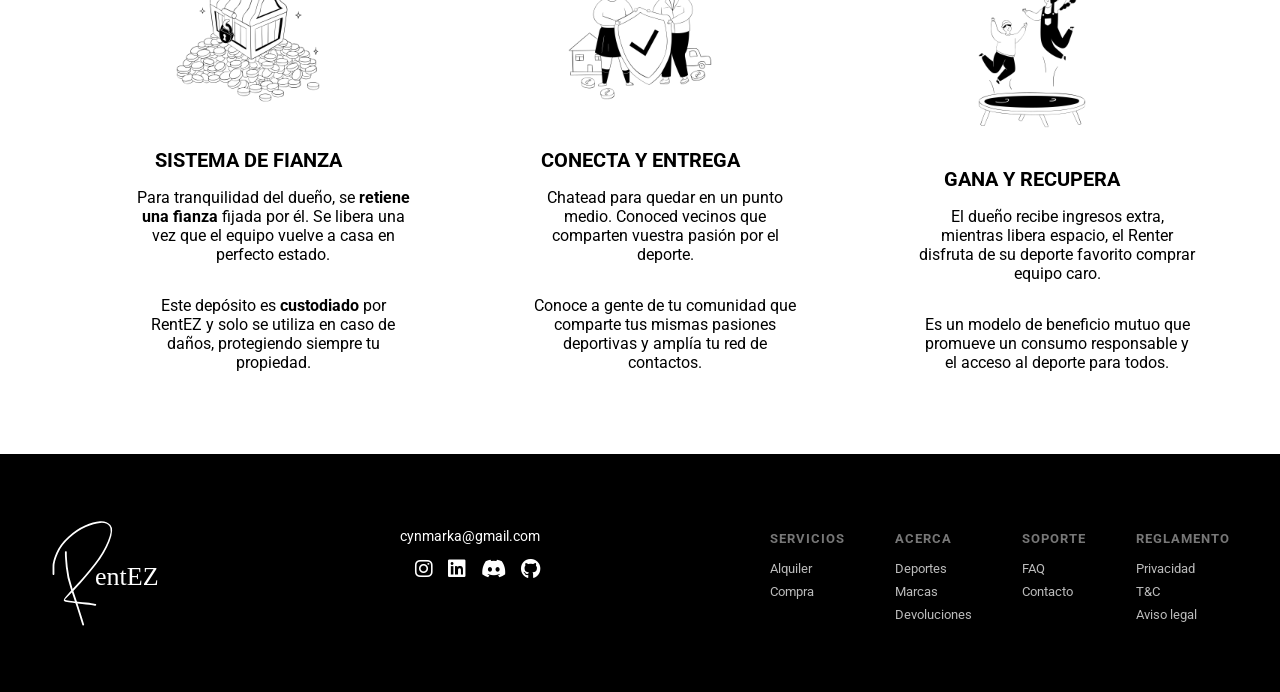
<file: paginas/uso.html>
<!DOCTYPE html>
<html lang="es">
  <head>
    <meta charset="UTF-8" />
    <meta name="viewport" content="width=device-width, initial-scale=1.0" />
    <title>Cómo funciona</title>
    <link rel="stylesheet" href="../css/estilos.css" />
    <link rel="preconnect" href="https://fonts.googleapis.com" />
    <link rel="preconnect" href="https://fonts.gstatic.com" crossorigin />
    <link
      href="https://fonts.googleapis.com/css2?family=Roboto:ital,wght@0,100..900;1,100..900&display=swap"
      rel="stylesheet"
    />
    <link
      rel="stylesheet"
      href="https://cdnjs.cloudflare.com/ajax/libs/font-awesome/6.0.0/css/all.min.css"
    />
  </head>
  <body>
    <header class="menu-fijo">
      <div class="contenedor-menu">
        <a href="../index.html" class="logo">
          <img
            src="../assets/logo.svg"
            alt="Logo RentEZ"
            height="50"
            width="70"
          />
        </a>
        <nav class="enlaces">
          <a href="../index.html">Inicio</a>
          <a href="comunidad.html">Comunidad</a>
          <a href="uso.html">Cómo funciona</a>
          <a href="equipo.html">Equipo</a>
        </nav>
      </div>
    </header>
    <section class="starting-section">
      <div class="starting-container">
        <div class="starting-texto">
          <h2 class="titulo-starting">Fácil de usar</h2>
          <p class="texto-paso">
            Nuestra plataforma simplifica el alquiler de tus equipos deportivos
            para que ganes dinero con lo que no usas.
          </p>
          <p class="texto-paso">
            <strong>Regístrate</strong>
            <br />
            Crea tu cuenta de forma segura y rápida.
          </p>
          <p class="texto-paso">
            <strong>Encuentra o publica</strong>
            <br />
            Localiza el equipo ideal o sube el tuyo para liberar espacio.
          </p>
          <p class="texto-paso">
            <strong>Reserva y disfruta</strong>
            <br />
            Paga el 50% al reservar y el resto al devolver el equipo.
          </p>
        </div>
        <div class="starting-imagen">
          <img
            src="../assets/kite.webp"
            alt="Equipamiento deportivo"
            class="img-animada"
          />
        </div>
      </div>
    </section>
    <section description="caja-madre" class="big-container">
      <div class="tarjeta-experiencia">
        <div class="contenido-texto">
          <p class="titulo-proceso-renting">PUBLICA Y LIBERA</p>
          <p class="descripcion">
            Sube fotos de ese equipo deportivo que <strong> no usas</strong> y
            ocupa espacio. Ponle un precio y empieza a rentabilizar tu
            equipamiento.
          </p>
          <p class="descripcion">
            Convierte tu trastero en una fuente de
            <strong>ingresos</strong> extra mientras ayudas a que otros cuiden
            su economía y medio ambiente.
          </p>
        </div>
        <div class="contenedor-imagen">
          <img
            src="../assets/value.svg"
            alt="Market Experience"
            class="imagen-skew"
          />
        </div>
      </div>
      <div class="tarjeta-experiencia">
        <div class="contenido-texto">
          <p class="titulo-proceso-renting">ENCUENTRA TU AVENTURA</p>
          <p class="descripcion">
            Los Renters buscan cerca de ellos. Alquilar a
            <strong>particulares </strong>es más barato, sostenible y fomenta el
            uso de equipos de calidad.
          </p>
          <p class="descripcion">
            Explora una amplia <strong>variedad </strong> de artículos
            deportivos listos para usar, desde tablas de snowboard hasta
            bicicletas de montaña.
          </p>
        </div>
        <div class="contenedor-imagen">
          <img
            src="../assets/payments.svg"
            alt="Market Experience"
            class="imagen-skew"
          />
        </div>
      </div>
      <div class="tarjeta-experiencia">
        <div class="contenido-texto">
          <p class="titulo-proceso-renting">RESERVA ASEGURADA</p>
          <p class="descripcion">
            El sistema de pagos es simple: Los Renters
            <strong>pagan online</strong>, el dinero se retiene hasta que el
            artículo es entregado.
          </p>
          <p class="descripcion">
            El pago solo se libera al dueño una vez que el artículo es entregado
            satisfactoriamente, <strong>garantizando confianza </strong>para
            ambas partes.
          </p>
        </div>
        <div class="contenedor-imagen">
          <img
            src="../assets/experience.svg"
            alt="Market Experience"
            class="imagen-skew"
          />
        </div>
      </div>
      <div class="tarjeta-experiencia">
        <div class="contenido-texto">
          <p class="titulo-proceso-renting">SISTEMA DE FIANZA</p>
          <p class="descripcion">
            Para tranquilidad del dueño, se
            <strong>retiene una fianza</strong> fijada por él. Se libera una vez
            que el equipo vuelve a casa en perfecto estado.
          </p>
          <p class="descripcion">
            Este depósito es <strong>custodiado</strong> por RentEZ y solo se
            utiliza en caso de daños, protegiendo siempre tu propiedad.
          </p>
        </div>
        <div class="contenedor-imagen">
          <img
            src="../assets/fianza.svg"
            alt="Market Experience"
            class="imagen-skew"
          />
        </div>
      </div>
      <div class="tarjeta-experiencia">
        <div class="contenido-texto">
          <p class="titulo-proceso-renting">CONECTA Y ENTREGA</p>
          <p class="descripcion">
            Chatead para quedar en un punto medio. Conoced vecinos que comparten
            vuestra pasión por el deporte.
          </p>
          <p class="descripcion">
            Conoce a gente de tu comunidad que comparte tus mismas pasiones
            deportivas y amplía tu red de contactos.
          </p>
        </div>
        <div class="contenedor-imagen">
          <img
            src="../assets/reputation.svg"
            alt="Market Experience"
            class="imagen-skew"
          />
        </div>
      </div>
      <div class="tarjeta-experiencia">
        <div class="contenido-texto">
          <p class="titulo-proceso-renting">GANA Y RECUPERA</p>
          <p class="descripcion">
            El dueño recibe ingresos extra, mientras libera espacio, el Renter
            disfruta de su deporte favorito comprar equipo caro.
          </p>
          <p class="descripcion">
            Es un modelo de beneficio mutuo que promueve un consumo responsable
            y el acceso al deporte para todos.
          </p>
        </div>
        <div class="contenedor-imagen">
          <img
            src="../assets/end.svg"
            alt="Market Experience"
            class="imagen-skew"
          />
        </div>
      </div>
    </section>
    <footer class="footer">
      <div class="footer-logo">
        <img src="../assets/logo.svg" alt="RentEZ" />
      </div>
      <div class="footer-contacto">
        <p>cynmarka@gmail.com</p>
        <div class="iconos-sociales">
          <a href="#"><i class="fa-brands fa-x-twitter"></i></a>
          <a href="#"><i class="fa-brands fa-instagram"></i></a>
          <a href="#"><i class="fa-brands fa-linkedin"></i></a>
          <a href="#"><i class="fa-brands fa-discord"></i></a>
          <a
            href="https://github.com/dolvin17/actividad_grupal_lenguaje_de_marcas"
            ><i class="fa-brands fa-github"></i
          ></a>
        </div>
      </div>
      <nav class="footer-nav">
        <div class="footer-columna">
          <h4>Servicios</h4>
          <ul>
            <li>Alquiler</li>
            <li>Compra</li>
          </ul>
        </div>
        <div class="footer-columna">
          <h4>Acerca</h4>
          <ul>
            <li>Deportes</li>
            <li>Marcas</li>
            <li>Devoluciones</li>
          </ul>
        </div>
        <div class="footer-columna">
          <h4>Soporte</h4>
          <ul>
            <li>FAQ</li>
            <li>Contacto</li>
          </ul>
        </div>
        <div class="footer-columna">
          <h4>Reglamento</h4>
          <ul>
            <li>Privacidad</li>
            <li>T&C</li>
            <li>Aviso legal</li>
          </ul>
        </div>
      </nav>
    </footer>
  </body>
</html>
</file>
<file: css/estilos.css>
/* ==========================================================================
   1. CONFIGURACIÓN GLOBAL
   ========================================================================== */
body {
  font-family: "Roboto", sans-serif;
  margin: 0;
  padding: 0;
}

/* ==========================================================================
    2. NAVEGACIÓN (HEADER)
    ========================================================================== */
/* Contenedor que fija la barra de navegación para que esté siempre visible */
.menu-fijo {
  position: fixed; /* Mantiene la barra a la vista*/
  top: 16px; /* Separa un poco del margen superior*/
  width: 100%;
  display: flex;
  justify-content: center;
  z-index: 50; /* Asegura que esté por encima de todo los elementos */
}
/* El diseño de la navbar */
.contenedor-menu {
  display: flex;
  align-items: center;
  background-color: rgba(0, 0, 0, 0.8); /* fondo negro con opacidad */
  backdrop-filter: blur(16px); /* fondo transparente con desenfoque */
  border: 1px solid white; /* borde blanco de 1 pixel */
  height: 80px;
  padding: 0 32px;
  border-radius: 9999px; /* bordes totalmente redondeados */
  max-width: 465px; /* ancho máximo que queremos que tenga */
  width: 90%;
}
/* Estilo de los enlaces */
.enlaces a {
  color: white;
  text-decoration: none; /* quito el subrayado de los enlaces */
  font-weight: bold;
  margin-right: 20px;
}
.enlaces a:hover {
  color: #888; /* Color gris al pasar el ratón */
}
/* ==========================================================================
   3. COMPONENTES REUTILIZABLES
   ========================================================================== */
.big-container {
  display: flex; /* alineamos los hijos */
  flex-direction: row; /* en columnas */
  justify-content: center; /* centramos las tarjetas */
  gap: 40px; /* espacio entre tarjetas */
  flex-wrap: wrap; /* si no caben, la siguiente baja automáticamente */
  padding: 50px 20px;
}

/* Corrección para permitir fondos oscuros */
.big-container.fondo-oscuro {
  background-color: #000;
  color: #fff;
  text-align: center;
}

/* Ajuste de los títulos dentro del fondo oscuro */
.big-container.fondo-oscuro .titulo-starting {
  color: #fff;
  width: 100%; /* Asegura que el título ocupe todo el ancho para poder centrarse */
  margin-left: auto;
  margin-right: auto;
}
/* Contenedor de botones */
.contenedor-botones {
  display: flex;
  gap: 15px; /* Espacio entre botones */
  margin-top: 30px;
  flex-wrap: wrap; /* Para que en móviles muy pequeños bajen uno al otro */
}
/* Botón principal (Negro) */
.boton-negro {
  display: inline-block;
  background: black;
  color: white;
  padding: 12px 28px;
  border-radius: 50px;
  text-decoration: none;
  font-weight: 600;
  transition: 0.3s ease;
  border: 2px solid black;
}
.boton-negro:hover {
  background: #444;
  border-color: #444;
}
/* Botón secundario (Solo borde) */
.boton-linea {
  display: inline-block;
  background: transparent;
  color: black;
  padding: 12px 28px;
  border-radius: 50px;
  text-decoration: none;
  font-weight: 600;
  border: 2px solid black; /* Solo el contorno */
  transition: 0.3s ease;
}
.boton-linea:hover {
  background: black;
  color: white;
}

/* ==========================================================================
   4. SECCIONES HERO Y PROCESO (USO EN TODAS LAS PÁGINAS)
   ========================================================================== */

/* Elemento principal */
.stage {
  display: grid;
  grid-template-columns: 1fr 1fr; /* creamos dos columnas,  de igual ancho*/
  align-items: center;
  padding: 100px 8% 0; /* pt-24 o pt-36 */
  gap: 20px;
  margin-bottom: 10px;
}
/* Título con efecto inclinado */
.titulo-inclinado {
  font-size: 4rem;
  font-weight: bold;
  color: black;
  transform: skewX(6deg); /* inclina el texto lateralmente */
  text-align: right;
  padding: 0 40px;
  line-height: 1;
}
.descripcion {
  max-width: 500px;
  margin-left: 50px;
}
.subtitulo {
  font-size: 1.5rem;
  font-weight: bold;
}

/* Sección general  */
.starting-section {
  background-color: #000;
  color: #fff;
  padding: 128px 32px;
  display: flex;
  justify-content: center;
  align-items: center;
  box-shadow: 0 25px 50px -12px rgba(0, 0, 0, 0.5); /* sensación de relieve */
}
/* Contenedor flex */
.starting-container {
  display: flex;
  flex-direction: column; /* cambio de dirección */
  align-items: center;
  gap: 32px; /* espaciado entre elementos */
  max-width: 1200px;
}
@media (min-width: 768px) {
  .starting-container {
    flex-direction: row; /* pasamos de dos col a 1 */
  }
}

/* Imagen y sus animaciones (transition, translate, hover:scale) */
.img-animada {
  width: 100%;
  max-width: 700px;
  height: auto;
  transition: all 0.7s ease; /* duración de la animación */
  transition-delay: 0.2s; /* retraso  */
  transform: translateX(-16px) translateY(12px); /* -desplazamiento vertical y horizontal */
}
.img-animada:hover {
  transform: scale(1.25); /* escala al pasar el cursor */
}

/* Estilos de Texto */
.starting-texto {
  text-align: center;
}
.titulo-starting {
  font-size: 1.8rem;
  font-weight: bold;
  margin-bottom: 24px;
}
.texto-paso,
.texto-descripcion {
  font-size: 1rem;
  max-width: 30rem;
  margin: 20px auto 0;
  line-height: 1.5;
}

/* ==========================================================================
   5. TARJETAS DE EXPERIENCIA / RESEÑAS
   ========================================================================== */

/* clases para las tarjetitas explicativas del proceso de renting */
.tarjeta-experiencia {
  display: flex;
  flex-direction: column-reverse; /* imagen encima del texto*/
  width: 100%;
  max-width: 22rem; /* ancho max*/
  margin-top: 64px;
  padding-top: 16px;
}

.contenido-texto {
  margin: 0 12px;
  text-align: center; /* texto centradito */
}

.titulo-proceso-renting {
  font-size: 1.25rem;
  font-weight: bold;
  margin-bottom: 16px;
}

.descripcion {
  padding-bottom: 16px;
}

.imagen-skew {
  width: 150px;
  height: auto;
  padding-bottom: 16px;
  transition: transform 0.7s; /* duración */
}

/* Efecto al pasar el ratón (hover) */
.imagen-skew:hover {
  transform: skewY(12deg); /* desplazamiento de la imagen tipo monedita */
}

.contenedor-imagen {
  display: flex;
  justify-content: center;
}

/* ==========================================================================
   6. CARRUSEL DINÁMICO (COMUNIDAD)
   ========================================================================== */

/* Contenedor principal para dar espacio */
.contenedor-carrusel {
  margin-top: none;
  position: relative;
  padding: 20px 0;
}

/* El área de deslizamiento que contiene las tarjetas */
.deslizador-carrusel {
  position: relative;
  width: 100%;
  overflow: hidden; /* Oculta las tarjetas que no están activas */
  display: flex;
  justify-content: center;
  align-items: center;
}

/* Ocultar todas las tarjetas por defecto */
.deslizador-carrusel .diapositiva {
  display: none;
  width: 100%;
  /* Reutilizamos el estilo de tus tarjetas estáticas */
  transition: opacity 0.6s ease-in-out;
}

/* Mostrar solo la tarjeta 'aktif' */
.deslizador-carrusel .diapositiva.aktif {
  display: flex; /* Mantiene la alineación de tus tarjetas */
}

/* --- RESPONSIVE PARA EL CARRUSEL --- */
@media screen and (max-width: 768px) {
  .deslizador-carrusel .diapositiva.aktif {
    flex-direction: column; /* Apila texto e imagen en móviles */
    text-align: center;
  }
}
/* Contenedor de los puntos */
.indicadores-carrusel {
  display: flex;
  justify-content: center;
  gap: 10px;
  margin-top: 20px;
  pointer-events: none; /* El usuario no puede interactuar con ellos */
}

/* Estilo de los puntos apagados */
.punto {
  height: 12px;
  width: 12px;
  background-color: #bbb;
  border-radius: 50%;
  display: inline-block;
  transition: background-color 0.6s ease;
}

/* Estilo del punto que indica la imagen activa */
.punto.aktif {
  background-color: black;
}
/* 1. Definimos el tamaño grande y anulamos la inclinación por defecto */
.carrusel-grande .imagen-skew {
  width: 300px;
  max-width: 100%; /* Para móvil */
  transform: none !important; /* Anulamos CUALQUIER inclinación heredada (skew) */
}

/* 2. Anulamos la animación y la inclinación al pasar el ratón (hover) */
.carrusel-grande .imagen-skew:hover {
  transform: none !important;
}

/* Opcional: Ajuste de la tarjeta si la imagen es muy grande */
.carrusel-grande .tarjeta-experiencia {
  max-width: 28rem; /* Aumentamos el ancho de la tarjeta (era 22rem) */
}

.parrafo {
  font-size: 1rem;
  margin-top: 16px;
}

/* Imagen con efectos, mis favoritosss */
.contenedor-foto img {
  width: 100%;
  max-width: 600px;
  transition: transform 0.7s ease; /* fluidez en la animación */
  transform: translateX(-16px) translateY(12px); /*  se genera el desplazamiento */
}
.contenedor-foto img:hover {
  transform: scale(1.3); /* La imagen crece al pasar el cursor, efectazo zoom */
}
/* Responsive básico */
@media (max-width: 768px) {
  .stage {
    grid-template-columns: 1fr;
    text-align: center;
  }
  .titulo-inclinado {
    text-align: center;
    font-size: 2.5rem;
  }
  .descripcion {
    margin: 0 auto;
  }
}

/* ==========================================================================
   7. FOOTER
   ========================================================================== */

/* Contenedor principal del pie de página */
.footer {
  background-color: #000;
  color: #fff;
  padding: 60px 50px;
  display: flex;
  justify-content: space-between; /* distribuye los elementos con espacio */
  align-items: flex-start;
  flex-wrap: wrap;
}
.footer-logo img {
  width: 120px;
  filter: brightness(0) invert(1); /* invertimos los colores del logo */
}
.footer-contacto {
  text-align: center;
  flex: 1;
}

.footer-contacto p {
  margin-bottom: 15px;
  font-size: 14px;
}

.iconos-sociales {
  display: flex;
  justify-content: center;
  gap: 15px;
}

.footer-nav {
  display: flex; /* agrupo las columnas de enlaces */
  gap: 50px; /* con un espacio de 50px entre ellas. */
}

.footer-columna h4 {
  color: #777; /* titulos en gris */
  font-size: 13px;
  text-transform: uppercase;
  margin-bottom: 15px;
  letter-spacing: 1px;
}

.footer-columna ul {
  list-style: none;
  padding: 0;
  margin: 0;
}

.footer-columna li {
  color: #bbb;
  font-size: 13px;
  margin-bottom: 8px;
  cursor: pointer;
  transition: color 0.3s;
}

.footer-columna li:hover {
  color: #fff;
}

.iconos-sociales i {
  color: white;
  font-size: 20px;
  transition: 0.3s;
}

.iconos-sociales i:hover {
  color: #888; /* Color gris al pasar el ratón */
}

/* ==========================================================================
   8. MEDIA QUERIES (RESPONSIVE)
   ========================================================================== */
@media (max-width: 768px) {
  .contenedor-menu {
    height: 60px; /* Reducimos la altura para ganar espacio visual */
    padding: 0 15px; /* Menos espacio interno lateral */
    gap: 20px; /* Reducimos mucho el espacio entre logo y enlaces */
  }
  .enlaces a {
    font-size: 0.8rem; /* Letra un poco más pequeña */
    margin-right: 10px; /* Menos separación entre palabras */
  }
  .stage {
    display: block; /* Quitamos el Grid para que no haya columnas */
    text-align: center; /* Centramos todo el contenido */
    padding: 80px 20px 0; /* Reducimos el padding lateral del 8% a 20px */
  }

  .titulo-inclinado {
    text-align: center;
    font-size: 2.2rem; /* Título más pequeño para que no desborde */
    transform: none; /* Quitamos la inclinación (skew) en móvil */
    padding: 0;
    margin-bottom: 20px;
  }

  .descripcion {
    margin: 0 auto; /* ELIMINAMOS el margin-left: 50px */
    max-width: 100%; /* Que ocupe todo el ancho */
    padding: 0;
  }

  .parrafo {
    font-size: 0.95rem;
    line-height: 1.4;
    white-space: normal; /* Obligamos al texto a saltar de línea */
  }

  /* Ocultamos la foto para ganar espacio */
  .stage-imagen,
  .contenedor-foto {
    display: none;
  }
  .footer {
    flex-direction: column;
    align-items: center;
    gap: 40px;
    text-align: center;
  }
  .footer-nav {
    /* distribución de horizontal a vertical */
    flex-wrap: wrap;
    justify-content: center;
    gap: 20px;
  }
}
/*MARIA*/
/* ==========================================================================
   9. SECCIÓN PERSONAL DE MARÍA: PRODUCTOS, EQUIPO Y REGISTRO
   Criterio 1: Código comentado y sin errores de anidamiento.
   ========================================================================== */

/* Configuración base para el contenido de María */
.contenedor-productos {
  margin-top: 30px;
  padding: 80px 5%;
  text-align: center;
}

.titulo-seccion {
  margin-bottom: 20px;
  font-size: 2rem;
  font-weight: bold;
  text-transform: uppercase;
}

/* Corrección Karol: Clase fuera del body para evitar errores de cascada */
.subtitulo-zona {
  font-size: 1.1rem;
  color: #444;
  margin-bottom: 50px;
  text-transform: uppercase;
  letter-spacing: 1px;
  font-weight: 400;
}

/* EFECTO PARALLAX OBLIGATORIO (Criterio 4) */
.banner-parallax {
  background-image: url("../assets/rentez1.png");
  height: 400px;
  background-attachment: fixed;
  background-position: center;
  background-repeat: no-repeat;
  background-size: cover;
  display: flex;
  align-items: center;
  justify-content: center;
  margin: 40px 0;
  border-top: 2px solid #000;
  border-bottom: 2px solid #000;
}

.banner-parallax h2 {
  color: white;
  font-size: 2.8rem;
  text-shadow: 3px 3px 15px rgba(0, 0, 0, 0.9);
  text-transform: uppercase;
}

/* TABLA OBLIGATORIA (Criterio 2: 2 col x 5 filas) */
.contenedor-tabla {
  max-width: 900px;
  margin: 60px auto;
  padding: 20px;
}

.tabla-precios {
  width: 100%;
  border-collapse: collapse;
  background: white;
}

.tabla-precios th,
.tabla-precios td {
  border: 2px solid #000;
  padding: 15px;
  text-align: left;
}

.tabla-precios th {
  background-color: #000;
  color: #fff;
  text-transform: uppercase;
  border: 1px solid white;
  border-radius: 9999px;
}

/* --- TARJETAS DE PRODUCTO Y EQUIPO --- */
.grid-productos {
  display: flex;
  flex-wrap: wrap;
  justify-content: center;
  gap: 30px;
  margin-bottom: 40px;
}

.tarjeta {
  width: 340px;
  background: white;
  border: 2px solid black;
  border-radius: 20px;
  overflow: hidden;
  box-shadow: 6px 6px 0px black;
  text-align: left;
  transition: transform 0.3s ease, box-shadow 0.3s ease;
}

.tarjeta:hover {
  transform: translateY(-12px);
  box-shadow: 12px 12px 0px black;
}

/* Contenedores de Imagen (Arregla el tamaño gigante) */
.contenedor-img-producto {
  background: #000;
  height: 380px;
  display: flex;
  align-items: center;
  justify-content: center;
}

.contenedor-img-producto img {
  max-width: 85%;
  max-height: 85%;
  object-fit: contain;
  filter: drop-shadow(0 0 15px rgba(255, 255, 255, 0.8));
}

/* Brillos Neón */
.tarjeta.neon-azul .contenedor-img-producto {
  box-shadow: inset 0 0 25px rgba(0, 243, 255, 0.6);
}
.tarjeta.neon-rosa .contenedor-img-producto {
  box-shadow: inset 0 0 25px rgba(255, 0, 255, 0.6);
}
.tarjeta.neon-rojo .contenedor-img-producto {
  box-shadow: inset 0 0 25px rgba(255, 0, 0, 0.7);
}

/* Detalles de Texto (Lo que se había roto) */
.info-card {
  padding: 20px;
  background: white;
}
.info-card h3 {
  font-size: 1.2rem;
  margin-bottom: 10px;
}
.precio-negro {
  font-weight: bold;
  font-size: 1.4rem;
  margin-bottom: 15px;
}
.detalle {
  display: flex;
  align-items: center;
  margin: 5px 0;
  font-size: 0.9rem;
}
.icono-pequeno {
  width: 22px !important;
  height: 22px !important;
  margin-right: 10px;
  object-fit: contain;
}

/* --- SECCIÓN EQUIPO --- */
.tarjeta.equipo-negro {
  background: #000 !important;
  border: 2px solid #333;
  box-shadow: 6px 6px 0px #222;
}

.contenedor-img-equipo {
  background: #fff;
  width: 220px;
  height: 220px;
  border-radius: 50%;
  margin: 30px auto 10px;
  display: flex;
  align-items: center;
  justify-content: center;
  overflow: hidden;
}

/* Halos equipo */
.tarjeta.neon-azul .contenedor-img-equipo {
  box-shadow: 0 0 20px rgba(0, 243, 255, 0.8);
}
.tarjeta.neon-rojo .contenedor-img-equipo {
  box-shadow: 0 0 20px rgba(255, 0, 0, 0.8);
}
.tarjeta.neon-verde .contenedor-img-equipo {
  box-shadow: 0 0 20px rgba(25, 255, 67, 0.8);
}

.foto-equipo,
.foto-equipo2 {
  width: 70% !important;
  height: 70% !important;
  object-fit: contain !important;
}
.info-card-equipo {
  padding: 20px;
  text-align: left;
  color: white;
}
.info-card-equipo h3 {
  font-size: 1.4rem;
  margin-bottom: 5px;
}
.info-card-equipo .puesto {
  font-size: 1rem;
  color: #bbb;
  font-style: italic;
}
.icono-blanco {
  width: 18px;
  height: 18px;
  margin-right: 10px;
  filter: invert(1);
}

/* Recuadro Misión */
.recuadro-equipo-completo {
  max-width: 1080px;
  margin: 40px auto;
  background: #000;
  border-radius: 24px;
  padding: 40px;
  color: white;
}
/* --- ESTILO RECUADRO INFERIOR EQUIPO --- */

.recuadro-equipo-completo {
  width: 100%;
  max-width: 1080px; /* Suma de 3 tarjetas (340px) + gaps (30px) */
  margin: 40px auto 0;
  background: #000000;
  border: 2px solid #333;
  border-radius: 24px;
  box-shadow: 8px 8px 0px #000;
  overflow: hidden;
  position: relative;
  transition: transform 0.3s ease;
}

.recuadro-equipo-completo:hover {
  transform: translateY(-5px);
}

.contenido-recuadro {
  padding: 40px;
  text-align: center;
  color: white;
}

.contenido-recuadro h3 {
  font-size: 1.8rem;
  text-transform: uppercase;
  letter-spacing: 2px;
  margin-bottom: 15px;
  color: #ffffff;
}

.contenido-recuadro p {
  font-size: 1.1rem;
  line-height: 1.6;
  color: #bbbbbb;
  max-width: 800px;
  margin: 0 auto;
}

/* Efecto de halo neón sutil para el recuadro largo */
.recuadro-equipo-completo::after {
  content: "";
  position: absolute;
  top: 0;
  left: 0;
  right: 0;
  bottom: 0;
  box-shadow: inset 0 0 30px rgba(255, 255, 255, 0.05);
  pointer-events: none;
}

/* --- ACCESO Y REGISTRO --- */
.contenedor-acceso {
  padding: 80px 5%;
  text-align: center;
}
.grid-acceso {
  display: flex;
  justify-content: center;
  gap: 50px;
  flex-wrap: wrap;
  margin-top: 40px;
}
.tarjeta.acceso.invertida {
  width: 350px;
  background: #000;
  border-radius: 24px;
  box-shadow: 8px 8px 0px #000;
  transition: 0.3s;
}
.header-blanco {
  background: #fff;
  height: 180px;
  display: flex;
  align-items: center;
  justify-content: center;
  border-bottom: 2px solid #000;
}

/* Efecto de halo neón sobre el icono en el cabecero blanco */
.neon-azul .icono-tech { 
    filter: drop-shadow(0 0 12px rgba(0, 243, 255, 0.8)); 
}

.neon-rosa .icono-tech { 
    filter: drop-shadow(0 0 12px rgba(255, 0, 255, 0.8)); 
}

/* Efecto neón en los bordes de los campos (input) al seleccionarlos */
.neon-azul input:focus { 
    border-color: #00f3ff; 
    box-shadow: 0 0 10px rgba(0, 243, 255, 0.4); 
}

.neon-rosa input:focus { 
    border-color: #ff00ff; 
    box-shadow: 0 0 10px rgba(255, 0, 255, 0.4); 
}

/* Estilo general de la tarjeta de acceso invertida */
.tarjeta.acceso.invertida {
    width: 350px;
    background: #000000; 
    border: 2px solid black;
    border-radius: 24px;
    overflow: hidden;
    box-shadow: 8px 8px 0px black;
    transition: transform 0.3s cubic-bezier(0.175, 0.885, 0.32, 1.275);
    text-align: left;
}

.icono-tech {
  width: 50% !important; /* Quita cualquier preset heredado */
  height: 50% !important;
  object-fit: contain;
}
.cuerpo-negro {
  padding: 30px;
  color: white;
}
.grupo-input label {
  font-size: 0.75rem;
  color: #aaa;
  display: block;
  margin-bottom: 6px;
}
.grupo-input input {
  width: 100%;
  padding: 12px;
  background: #111;
  border: 2px solid #fff;
  border-radius: 10px;
  color: white;
}
.boton-blanco {
  width: 100%;
  padding: 15px;
  background: #fff;
  font-weight: bold;
  border-radius: 10px;
  margin-top: 10px;
}
</file>
